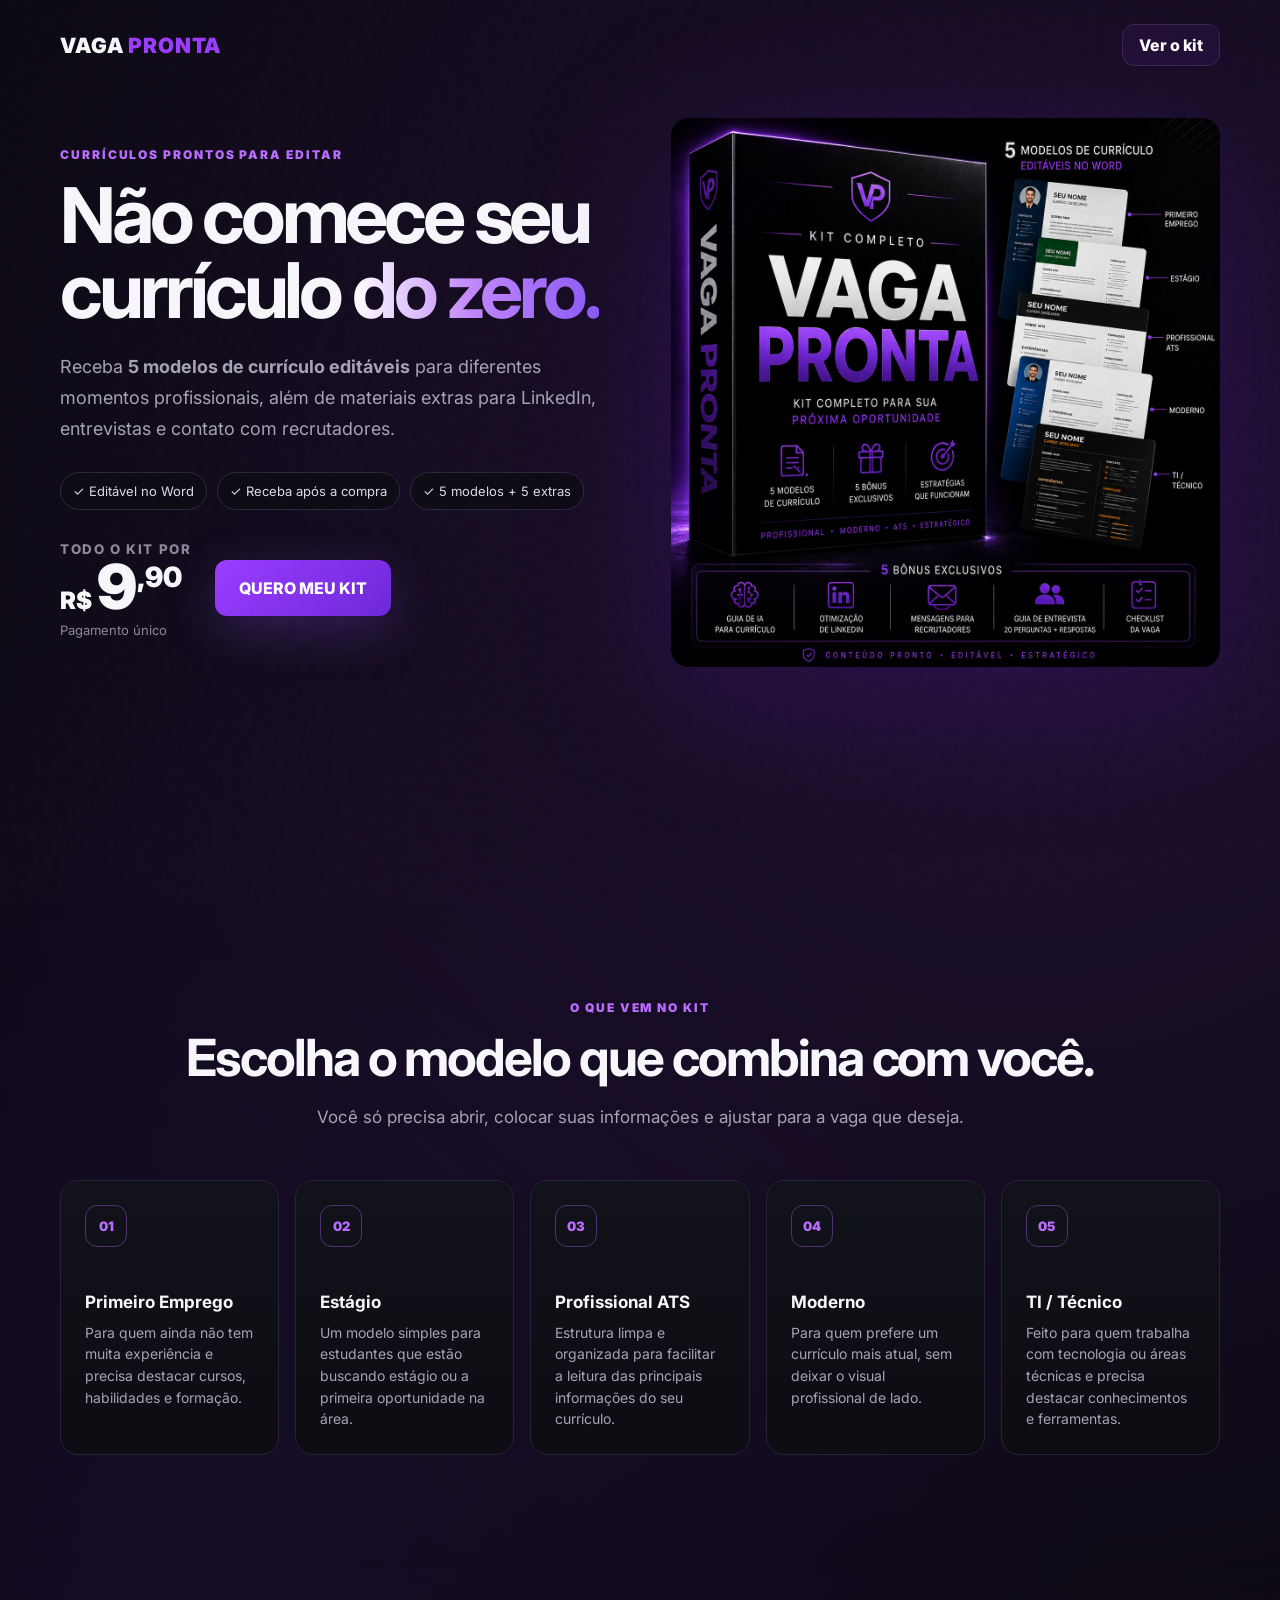
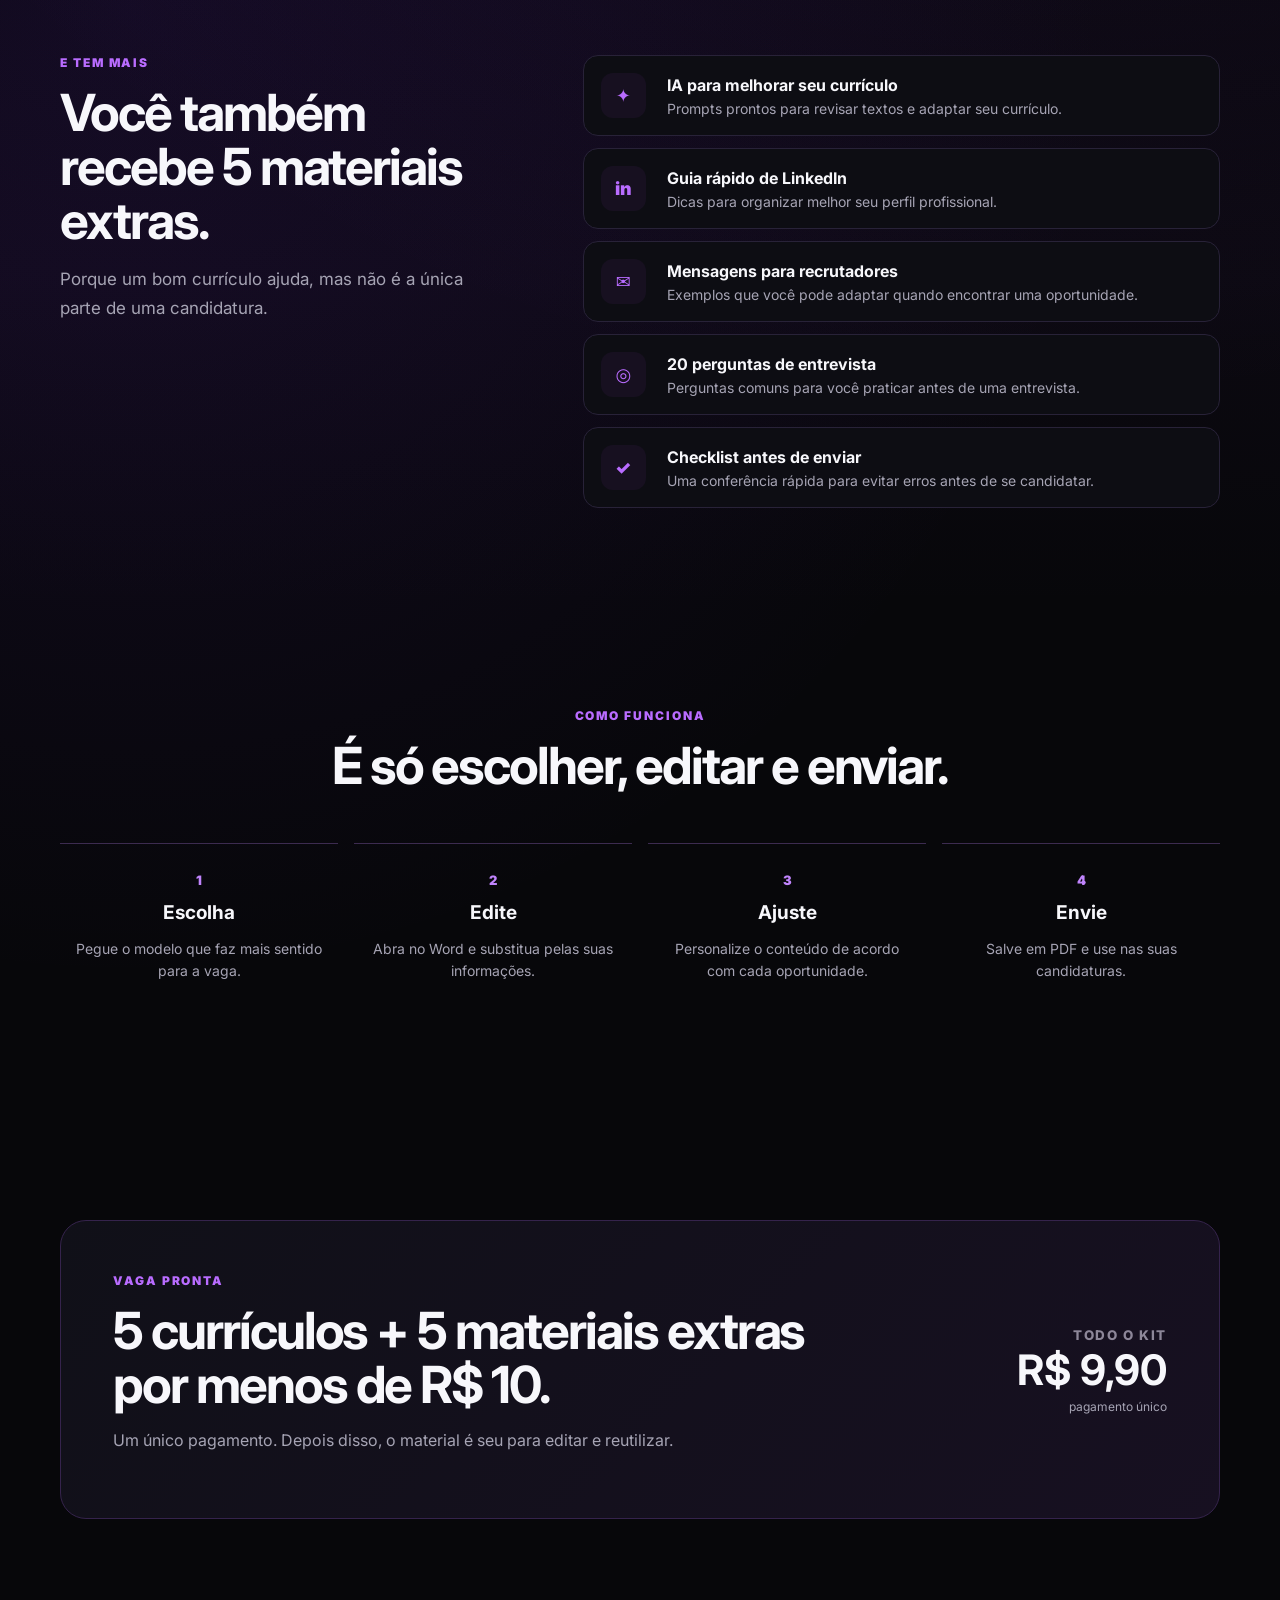
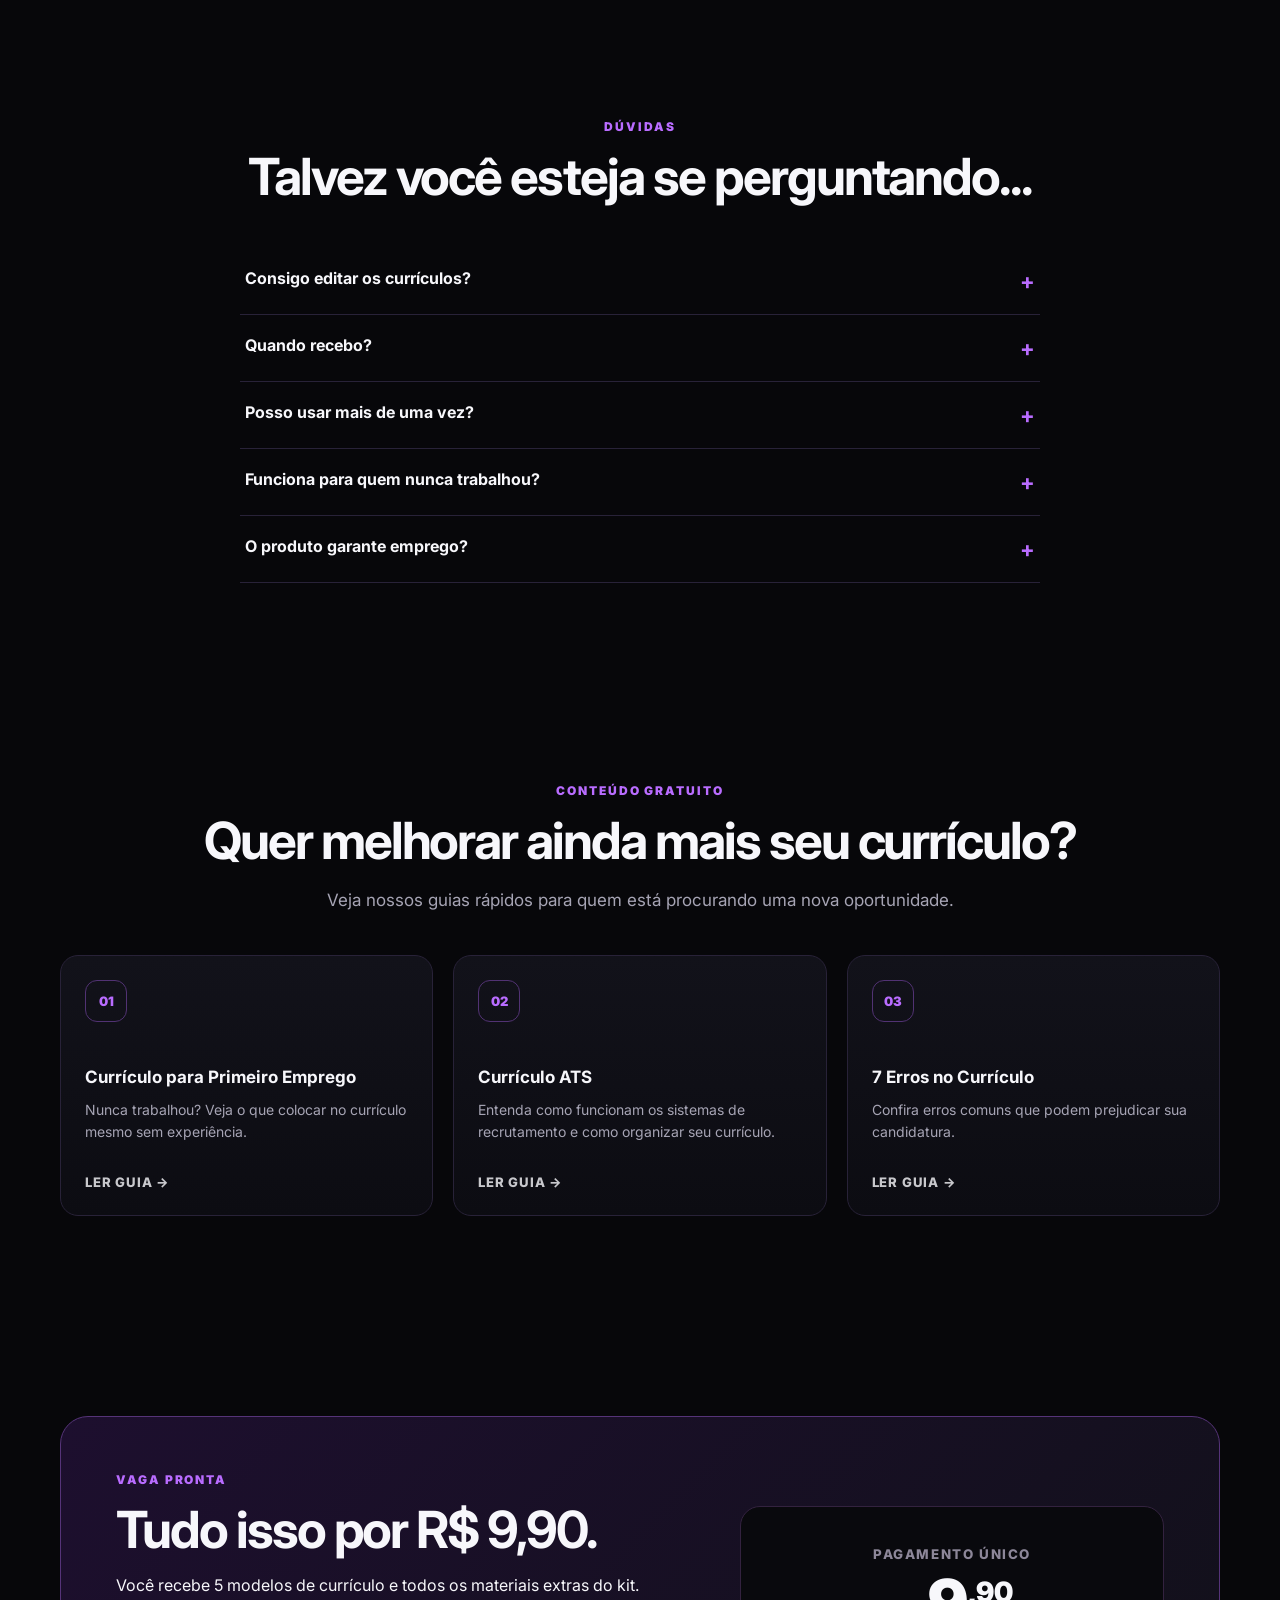
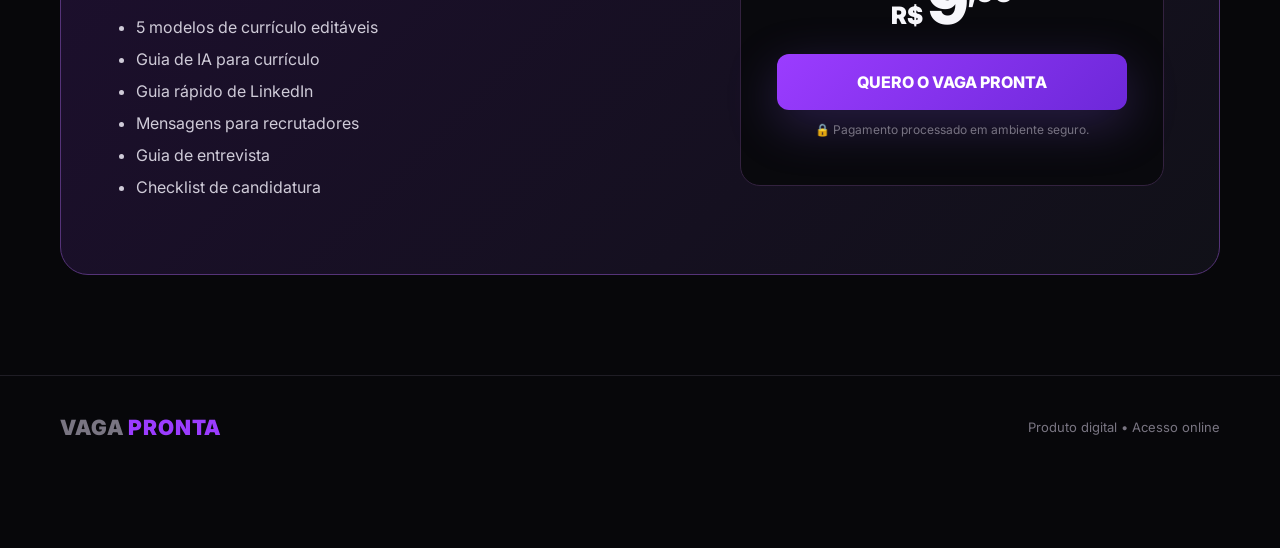
<file: index.html>
<!DOCTYPE html>
<html lang="pt-BR">
<head>
  <!-- Google tag (gtag.js) -->
<script async src="https://www.googletagmanager.com/gtag/js?id=G-YCX9WD8H9H"></script>
<script>
  window.dataLayer = window.dataLayer || [];
  function gtag(){dataLayer.push(arguments);}
  gtag('js', new Date());

  gtag('config', 'G-YCX9WD8H9H');
</script>
  <meta charset="UTF-8" />
  <meta name="viewport" content="width=device-width, initial-scale=1.0" />

  <meta
    name="description"
    content="Vaga Pronta: 5 modelos de currículo editáveis + materiais extras para LinkedIn, entrevistas e busca de emprego."
  />

  <title>Vaga Pronta — Currículos Profissionais por R$ 9,90</title>

  <link rel="preconnect" href="https://fonts.googleapis.com">
  <link rel="preconnect" href="https://fonts.gstatic.com" crossorigin>

  <link
    href="https://fonts.googleapis.com/css2?family=Inter:wght@400;500;600;700;800;900&display=swap"
    rel="stylesheet"
  >

  <link rel="stylesheet" href="style.css" />
</head>

<body>

  <div class="noise"></div>

  <!-- HERO -->
  <header class="hero">

    <nav class="nav container">
      <div class="brand">
        VAGA <span>PRONTA</span>
      </div>

      <a href="#oferta" class="nav-cta">
        Ver o kit
      </a>
    </nav>

    <div class="container hero-grid">

      <div class="hero-copy">

        <div class="eyebrow">
          CURRÍCULOS PRONTOS PARA EDITAR
        </div>

        <h1>
          Não comece seu currículo
          <span>do zero.</span>
        </h1>

        <p class="lead">
          Receba <strong>5 modelos de currículo editáveis</strong>
          para diferentes momentos profissionais, além de materiais
          extras para LinkedIn, entrevistas e contato com recrutadores.
        </p>

        <div class="hero-pills">
          <span>✓ Editável no Word</span>
          <span>✓ Receba após a compra</span>
          <span>✓ 5 modelos + 5 extras</span>
        </div>

        <div class="price-box">

          <div>
            <small>TODO O KIT POR</small>

            <div class="price">
              <span>R$</span>9<sup>,90</sup>
            </div>

            <p>Pagamento único</p>
          </div>

          <a
            class="cta primary"
            href="https://pay.kiwify.com.br/XGMGTLa"
            target="_blank"
            rel="noopener"
          >
            QUERO MEU KIT
          </a>

        </div>

      </div>

      <div class="hero-art">
        <div class="glow"></div>

        <img
          src="assets/vagapronta-cover.png"
          alt="Kit Vaga Pronta com modelos de currículo"
        />
      </div>

    </div>
  </header>


  <main>

    <!-- MODELOS -->
    <section class="section proof">

      <div class="container center">

        <div class="eyebrow">
          O QUE VEM NO KIT
        </div>

        <h2>
          Escolha o modelo que combina com você.
        </h2>

        <p class="section-sub">
          Você só precisa abrir, colocar suas informações e ajustar para a vaga que deseja.
        </p>

        <div class="cards five">

          <article class="card">
            <div class="icon">01</div>
            <h3>Primeiro Emprego</h3>
            <p>
              Para quem ainda não tem muita experiência e precisa destacar
              cursos, habilidades e formação.
            </p>
          </article>

          <article class="card">
            <div class="icon">02</div>
            <h3>Estágio</h3>
            <p>
              Um modelo simples para estudantes que estão buscando estágio
              ou a primeira oportunidade na área.
            </p>
          </article>

          <article class="card">
            <div class="icon">03</div>
            <h3>Profissional ATS</h3>
            <p>
              Estrutura limpa e organizada para facilitar a leitura das
              principais informações do seu currículo.
            </p>
          </article>

          <article class="card">
            <div class="icon">04</div>
            <h3>Moderno</h3>
            <p>
              Para quem prefere um currículo mais atual, sem deixar o
              visual profissional de lado.
            </p>
          </article>

          <article class="card">
            <div class="icon">05</div>
            <h3>TI / Técnico</h3>
            <p>
              Feito para quem trabalha com tecnologia ou áreas técnicas
              e precisa destacar conhecimentos e ferramentas.
            </p>
          </article>

        </div>

      </div>
    </section>


    <!-- BÔNUS -->
    <section class="section bonus">

      <div class="container bonus-grid">

        <div>

          <div class="eyebrow">
            E TEM MAIS
          </div>

          <h2>
            Você também recebe 5 materiais extras.
          </h2>

          <p class="section-sub">
            Porque um bom currículo ajuda, mas não é a única parte de uma candidatura.
          </p>

        </div>


        <div class="bonus-list">

          <div class="bonus-item">
            <span>✦</span>

            <div>
              <strong>IA para melhorar seu currículo</strong>
              <p>
                Prompts prontos para revisar textos e adaptar seu currículo.
              </p>
            </div>
          </div>


          <div class="bonus-item">
            <span>in</span>

            <div>
              <strong>Guia rápido de LinkedIn</strong>
              <p>
                Dicas para organizar melhor seu perfil profissional.
              </p>
            </div>
          </div>


          <div class="bonus-item">
            <span>✉</span>

            <div>
              <strong>Mensagens para recrutadores</strong>
              <p>
                Exemplos que você pode adaptar quando encontrar uma oportunidade.
              </p>
            </div>
          </div>


          <div class="bonus-item">
            <span>◎</span>

            <div>
              <strong>20 perguntas de entrevista</strong>
              <p>
                Perguntas comuns para você praticar antes de uma entrevista.
              </p>
            </div>
          </div>


          <div class="bonus-item">
            <span>✓</span>

            <div>
              <strong>Checklist antes de enviar</strong>
              <p>
                Uma conferência rápida para evitar erros antes de se candidatar.
              </p>
            </div>
          </div>

        </div>

      </div>

    </section>


    <!-- COMO FUNCIONA -->
    <section class="section how">

      <div class="container center">

        <div class="eyebrow">
          COMO FUNCIONA
        </div>

        <h2>
          É só escolher, editar e enviar.
        </h2>

        <div class="steps">

          <div class="step">
            <span>1</span>
            <h3>Escolha</h3>
            <p>
              Pegue o modelo que faz mais sentido para a vaga.
            </p>
          </div>


          <div class="step">
            <span>2</span>
            <h3>Edite</h3>
            <p>
              Abra no Word e substitua pelas suas informações.
            </p>
          </div>


          <div class="step">
            <span>3</span>
            <h3>Ajuste</h3>
            <p>
              Personalize o conteúdo de acordo com cada oportunidade.
            </p>
          </div>


          <div class="step">
            <span>4</span>
            <h3>Envie</h3>
            <p>
              Salve em PDF e use nas suas candidaturas.
            </p>
          </div>

        </div>

      </div>

    </section>


    <!-- DESTAQUE -->
    <section class="section highlight">

      <div class="container highlight-box">

        <div>

          <div class="eyebrow">
            VAGA PRONTA
          </div>

          <h2>
            5 currículos + 5 materiais extras<br>
            por menos de R$ 10.
          </h2>

          <p>
            Um único pagamento. Depois disso, o material é seu para editar e reutilizar.
          </p>

        </div>


        <div class="mini-price">

          <small>TODO O KIT</small>
          <strong>R$ 9,90</strong>
          <span>pagamento único</span>

        </div>

      </div>

    </section>


    <!-- FAQ -->
    <section class="section faq">

      <div class="container">

        <div class="center">

          <div class="eyebrow">
            DÚVIDAS
          </div>

          <h2>
            Talvez você esteja se perguntando...
          </h2>

        </div>


        <div class="faq-list">

          <details>
            <summary>
              Consigo editar os currículos?
            </summary>

            <p>
              Sim. Os modelos são preparados para edição no Microsoft Word.
            </p>
          </details>


          <details>
            <summary>
              Quando recebo?
            </summary>

            <p>
              O acesso é liberado pela plataforma após a confirmação do pagamento.
            </p>
          </details>


          <details>
            <summary>
              Posso usar mais de uma vez?
            </summary>

            <p>
              Sim. Você pode editar os arquivos novamente sempre que precisar
              atualizar seu currículo ou se candidatar a outra vaga.
            </p>
          </details>


          <details>
            <summary>
              Funciona para quem nunca trabalhou?
            </summary>

            <p>
              Sim. Existe um modelo específico para primeiro emprego,
              pensado para quem ainda possui pouca ou nenhuma experiência profissional.
            </p>
          </details>


          <details>
            <summary>
              O produto garante emprego?
            </summary>

            <p>
              Não. O kit ajuda na organização e apresentação do seu perfil,
              mas a contratação depende da vaga, da empresa e do processo seletivo.
            </p>
          </details>

        </div>

      </div>

    </section>


    <!-- GUIAS GRATUITOS -->
    <section class="section guides">

      <div class="container center">

        <div class="eyebrow">
          CONTEÚDO GRATUITO
        </div>

        <h2>
          Quer melhorar ainda mais seu currículo?
        </h2>

        <p class="section-sub">
          Veja nossos guias rápidos para quem está procurando uma nova oportunidade.
        </p>


        <div class="cards guides-grid">

          <a
            href="primeiro-emprego/"
            class="card guide-card"
          >

            <div class="icon">01</div>

            <h3>
              Currículo para Primeiro Emprego
            </h3>

            <p>
              Nunca trabalhou? Veja o que colocar no currículo mesmo sem experiência.
            </p>

            <span class="guide-link">
              LER GUIA →
            </span>

          </a>


          <a
            href="curriculo-ats/"
            class="card guide-card"
          >

            <div class="icon">02</div>

            <h3>
              Currículo ATS
            </h3>

            <p>
              Entenda como funcionam os sistemas de recrutamento
              e como organizar seu currículo.
            </p>

            <span class="guide-link">
              LER GUIA →
            </span>

          </a>


          <a
            href="erros-no-curriculo/"
            class="card guide-card"
          >

            <div class="icon">03</div>

            <h3>
              7 Erros no Currículo
            </h3>

            <p>
              Confira erros comuns que podem prejudicar sua candidatura.
            </p>

            <span class="guide-link">
              LER GUIA →
            </span>

          </a>

        </div>

      </div>

    </section>


    <!-- OFERTA FINAL -->
    <section
      id="oferta"
      class="section final-offer"
    >

      <div class="container offer-card">


        <div class="offer-copy">

          <div class="eyebrow">
            VAGA PRONTA
          </div>

          <h2>
            Tudo isso por R$ 9,90.
          </h2>

          <p>
            Você recebe 5 modelos de currículo e todos os materiais extras do kit.
          </p>

          <ul>
            <li>5 modelos de currículo editáveis</li>
            <li>Guia de IA para currículo</li>
            <li>Guia rápido de LinkedIn</li>
            <li>Mensagens para recrutadores</li>
            <li>Guia de entrevista</li>
            <li>Checklist de candidatura</li>
          </ul>

        </div>


        <div class="offer-buy">

          <small>PAGAMENTO ÚNICO</small>

          <div class="price">
            <span>R$</span>9<sup>,90</sup>
          </div>

          <a
            class="cta primary large"
            href="https://pay.kiwify.com.br/XGMGTLa"
            target="_blank"
            rel="noopener"
          >
            QUERO O VAGA PRONTA
          </a>

          <p class="safe">
            🔒 Pagamento processado em ambiente seguro.
          </p>

        </div>

      </div>

    </section>

  </main>


  <!-- FOOTER -->
  <footer>

    <div class="container footer-inner">

      <div class="brand">
        VAGA <span>PRONTA</span>
      </div>

      <p>
        Produto digital • Acesso online
      </p>

    </div>

  </footer>


  <!-- BARRA MOBILE -->
  <div class="mobile-bar">

    <div>
      <small>TODO O KIT</small>
      <strong>R$ 9,90</strong>
    </div>

    <a
      href="https://pay.kiwify.com.br/XGMGTLa"
      target="_blank"
      rel="noopener"
    >
      COMPRAR
    </a>

  </div>


  <script src="script.js"></script>

</body>
</html>
</file>
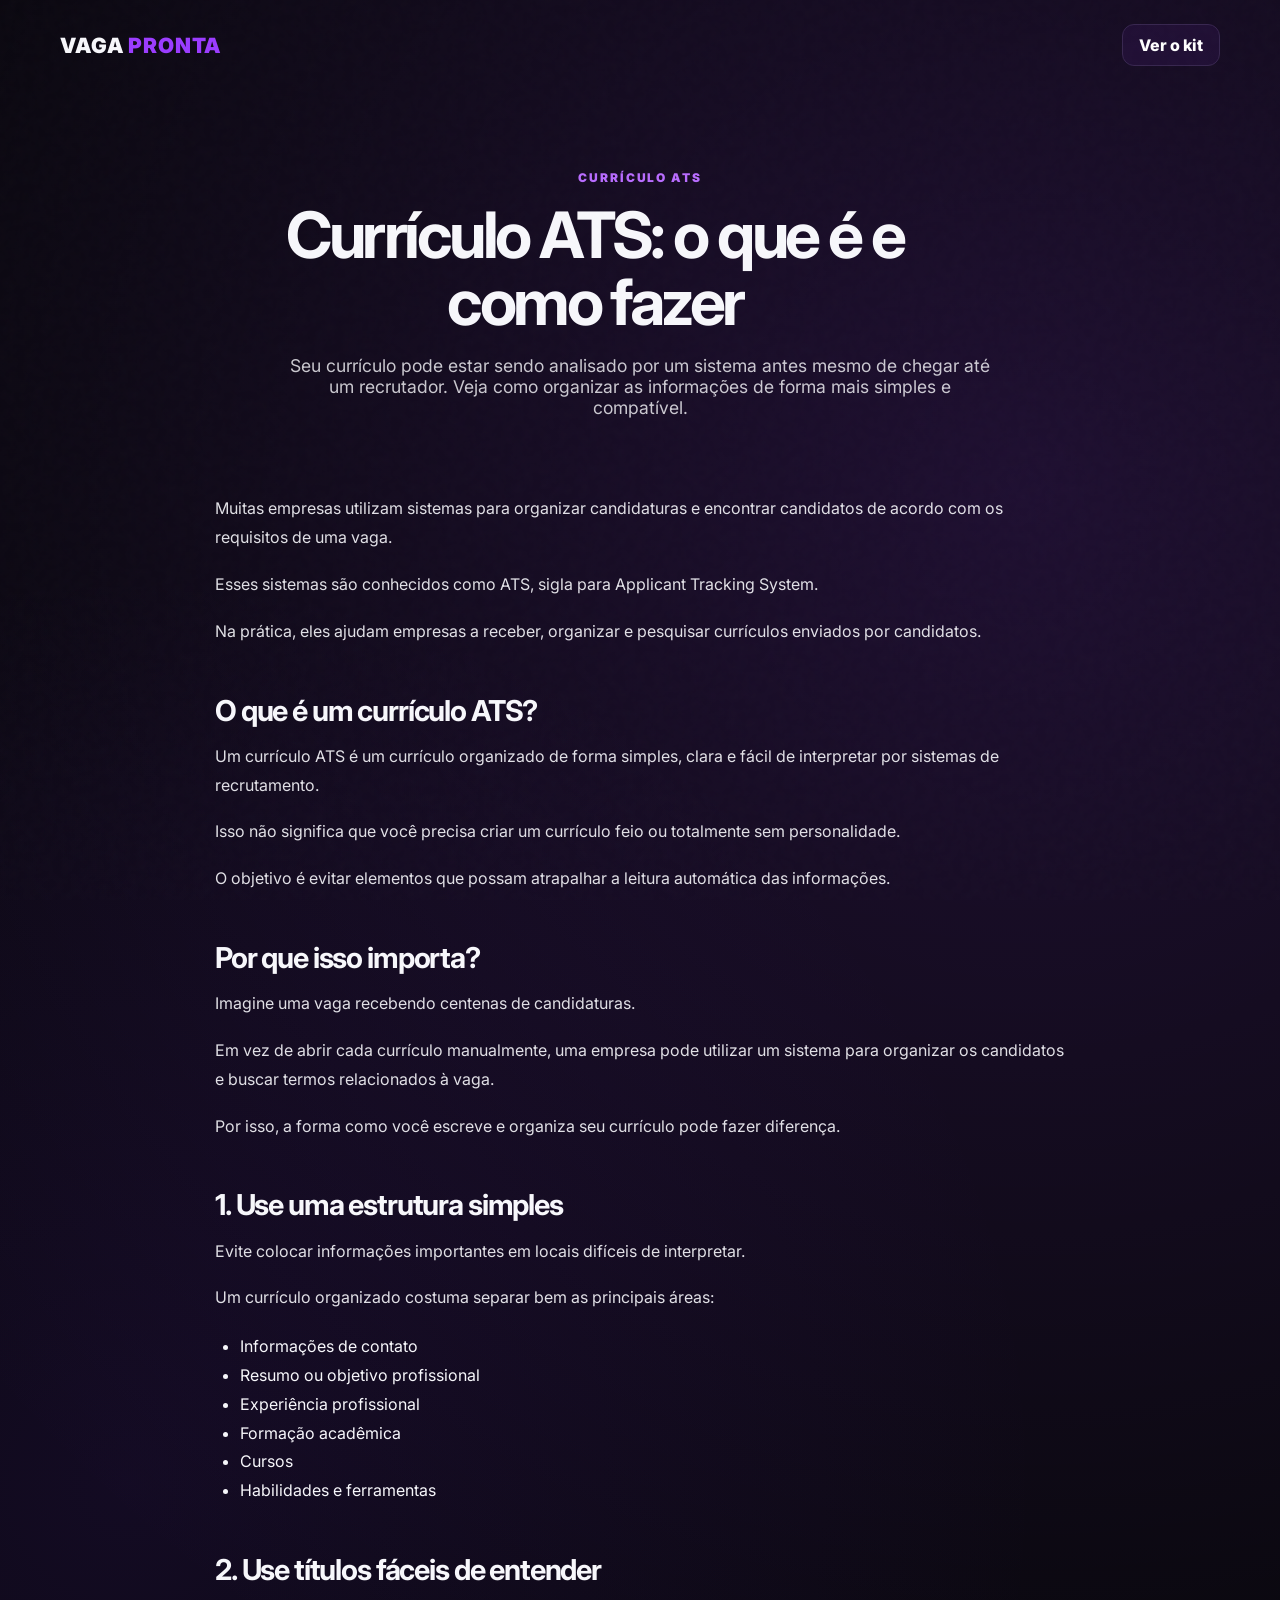
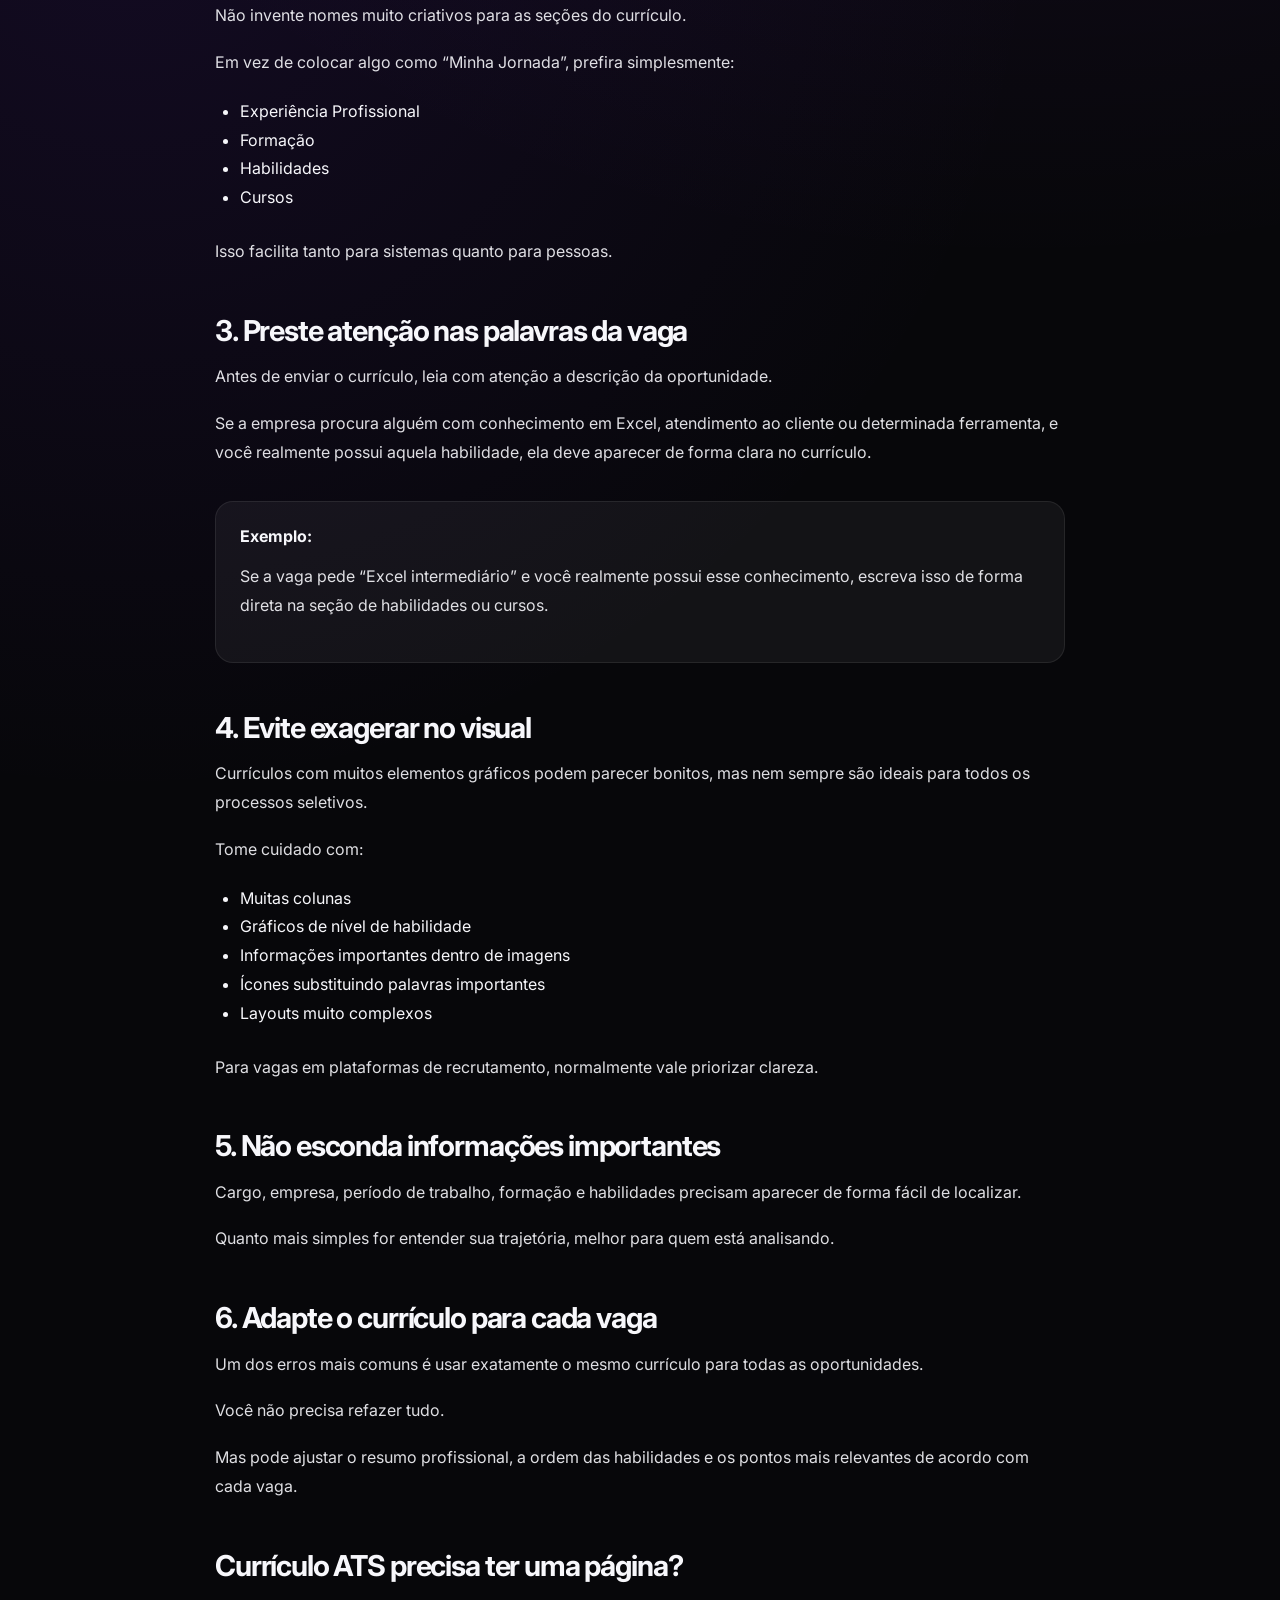
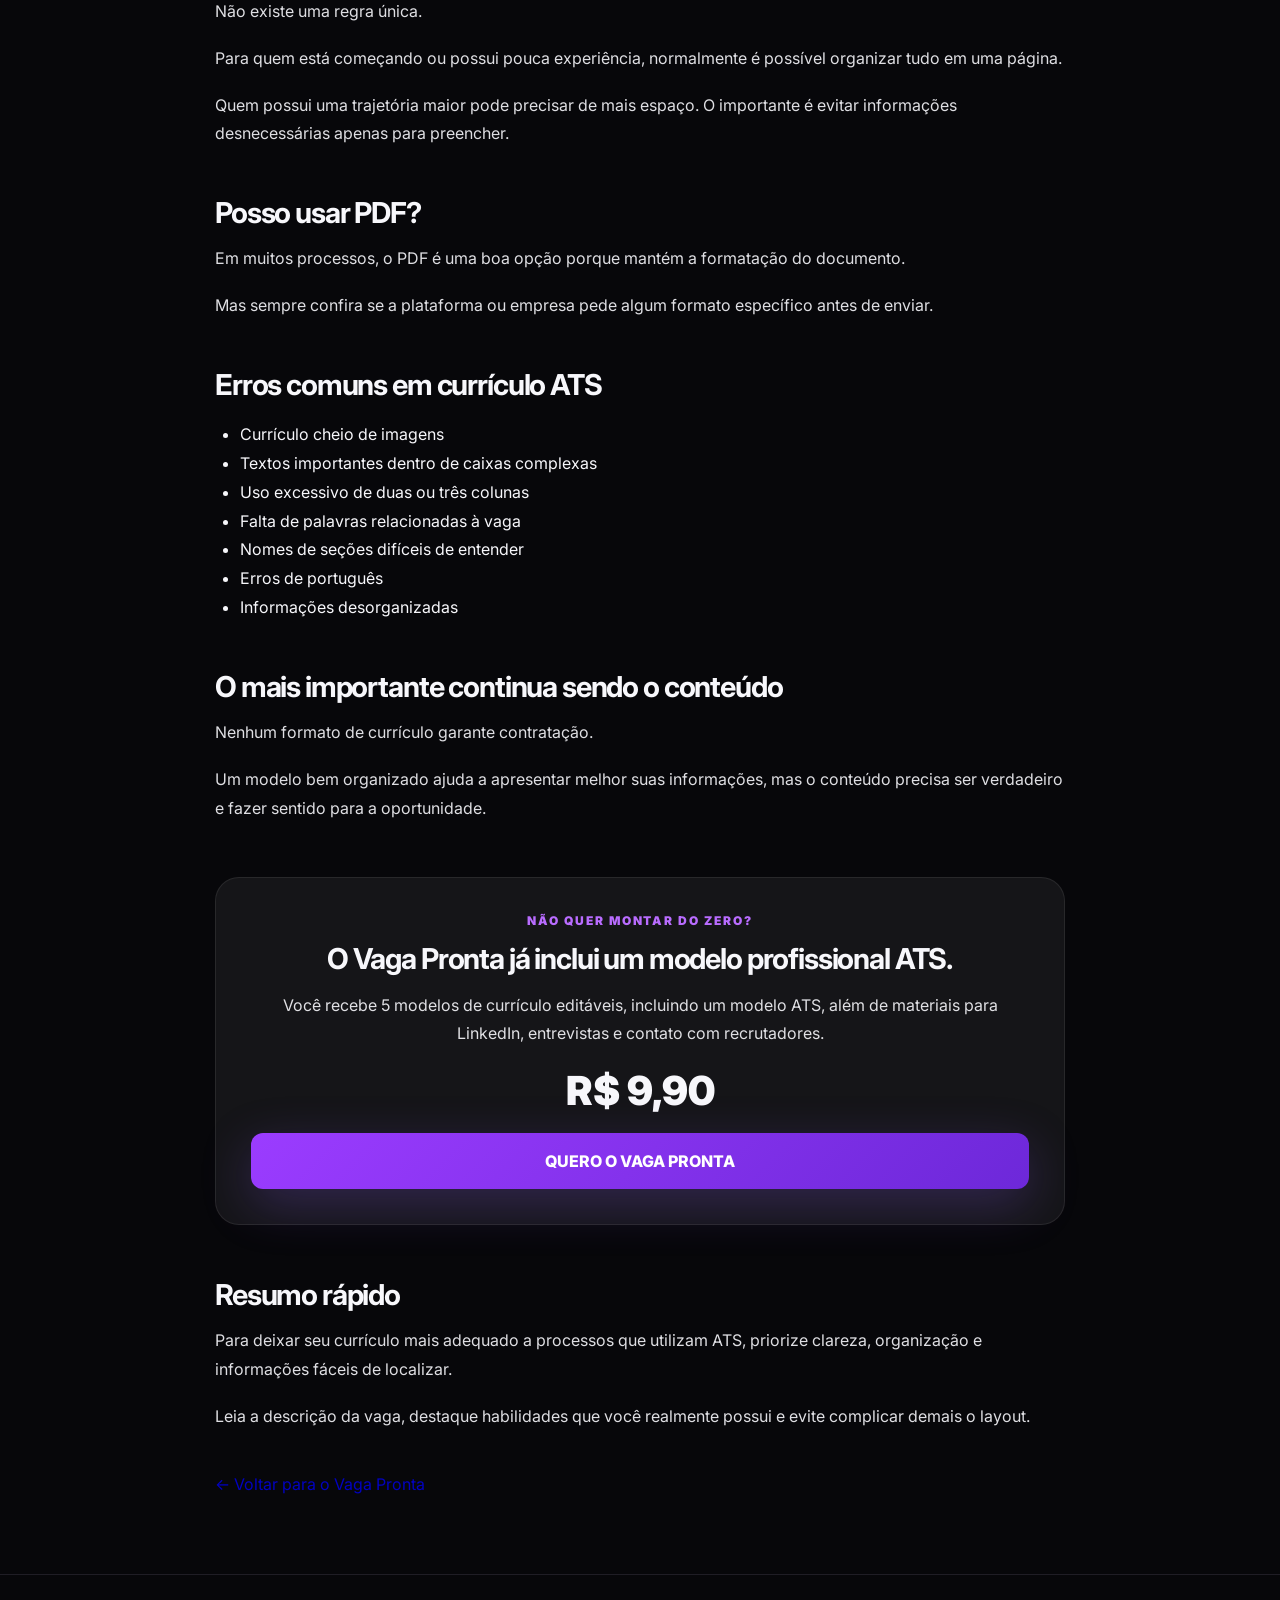
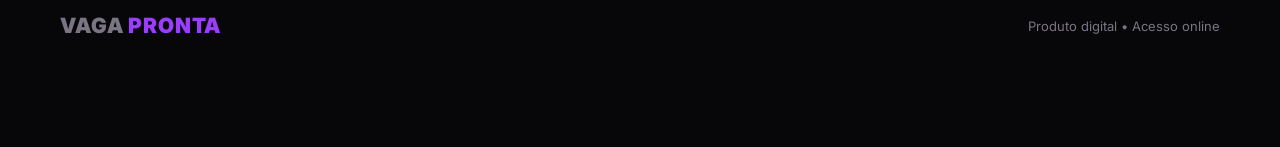
<file: curriculo-ats/index.html>
<!DOCTYPE html>
<html lang="pt-BR">
<head>
  <meta charset="UTF-8" />
  <meta name="viewport" content="width=device-width, initial-scale=1.0" />

  <meta
    name="description"
    content="Entenda o que é currículo ATS, como montar um currículo compatível com sistemas de recrutamento e quais erros evitar."
  />

  <title>Currículo ATS: O Que É e Como Fazer | Vaga Pronta</title>

  <link rel="preconnect" href="https://fonts.googleapis.com">
  <link rel="preconnect" href="https://fonts.gstatic.com" crossorigin>

  <link
    href="https://fonts.googleapis.com/css2?family=Inter:wght@400;500;600;700;800;900&display=swap"
    rel="stylesheet"
  >

  <link rel="stylesheet" href="../style.css" />

  <style>
    .article-wrap {
      max-width: 850px;
      margin: 0 auto;
    }

    .article-header {
      padding: 80px 0 40px;
      text-align: center;
    }

    .article-header h1 {
      font-size: clamp(2.2rem, 5vw, 4rem);
      line-height: 1.05;
      margin-bottom: 20px;
    }

    .article-header p {
      font-size: 1.1rem;
      opacity: 0.8;
      max-width: 700px;
      margin: 0 auto;
    }

    .article-content {
      padding: 20px 0 80px;
    }

    .article-content h2 {
      margin-top: 50px;
      margin-bottom: 15px;
      font-size: 1.8rem;
    }

    .article-content h3 {
      margin-top: 30px;
      margin-bottom: 10px;
      font-size: 1.3rem;
    }

    .article-content p {
      line-height: 1.8;
      margin-bottom: 18px;
      opacity: 0.9;
    }

    .article-content ul {
      line-height: 1.8;
      margin: 20px 0 25px;
      padding-left: 25px;
    }

    .tip-box {
      margin: 35px 0;
      padding: 24px;
      border-radius: 18px;
      background: rgba(255, 255, 255, 0.05);
      border: 1px solid rgba(255, 255, 255, 0.08);
    }

    .cta-box {
      margin: 55px 0;
      padding: 35px;
      border-radius: 24px;
      text-align: center;
      background: rgba(255, 255, 255, 0.06);
      border: 1px solid rgba(255, 255, 255, 0.08);
    }

    .cta-box h2 {
      margin-top: 0;
    }

    .cta-box .price-highlight {
      font-size: 2.5rem;
      font-weight: 900;
      margin: 18px 0;
    }

    .back-link {
      display: inline-block;
      margin-top: 25px;
      text-decoration: none;
      opacity: 0.8;
    }
  </style>
</head>

<body>

  <div class="noise"></div>

  <nav class="nav container">
    <div class="brand">
      VAGA <span>PRONTA</span>
    </div>

    <a href="../index.html#oferta" class="nav-cta">
      Ver o kit
    </a>
  </nav>

  <main>

    <section class="article-header">

      <div class="container article-wrap">

        <div class="eyebrow">
          CURRÍCULO ATS
        </div>

        <h1>
          Currículo ATS: o que é e como fazer
        </h1>

        <p>
          Seu currículo pode estar sendo analisado por um sistema
          antes mesmo de chegar até um recrutador.
          Veja como organizar as informações de forma mais simples e compatível.
        </p>

      </div>

    </section>


    <section class="article-content">

      <div class="container article-wrap">

        <p>
          Muitas empresas utilizam sistemas para organizar candidaturas
          e encontrar candidatos de acordo com os requisitos de uma vaga.
        </p>

        <p>
          Esses sistemas são conhecidos como ATS,
          sigla para Applicant Tracking System.
        </p>

        <p>
          Na prática, eles ajudam empresas a receber,
          organizar e pesquisar currículos enviados por candidatos.
        </p>


        <h2>O que é um currículo ATS?</h2>

        <p>
          Um currículo ATS é um currículo organizado de forma simples,
          clara e fácil de interpretar por sistemas de recrutamento.
        </p>

        <p>
          Isso não significa que você precisa criar um currículo feio
          ou totalmente sem personalidade.
        </p>

        <p>
          O objetivo é evitar elementos que possam atrapalhar
          a leitura automática das informações.
        </p>


        <h2>Por que isso importa?</h2>

        <p>
          Imagine uma vaga recebendo centenas de candidaturas.
        </p>

        <p>
          Em vez de abrir cada currículo manualmente,
          uma empresa pode utilizar um sistema para organizar os candidatos
          e buscar termos relacionados à vaga.
        </p>

        <p>
          Por isso, a forma como você escreve e organiza seu currículo
          pode fazer diferença.
        </p>


        <h2>1. Use uma estrutura simples</h2>

        <p>
          Evite colocar informações importantes em locais difíceis de interpretar.
        </p>

        <p>
          Um currículo organizado costuma separar bem as principais áreas:
        </p>

        <ul>
          <li>Informações de contato</li>
          <li>Resumo ou objetivo profissional</li>
          <li>Experiência profissional</li>
          <li>Formação acadêmica</li>
          <li>Cursos</li>
          <li>Habilidades e ferramentas</li>
        </ul>


        <h2>2. Use títulos fáceis de entender</h2>

        <p>
          Não invente nomes muito criativos para as seções do currículo.
        </p>

        <p>
          Em vez de colocar algo como “Minha Jornada”,
          prefira simplesmente:
        </p>

        <ul>
          <li>Experiência Profissional</li>
          <li>Formação</li>
          <li>Habilidades</li>
          <li>Cursos</li>
        </ul>

        <p>
          Isso facilita tanto para sistemas quanto para pessoas.
        </p>


        <h2>3. Preste atenção nas palavras da vaga</h2>

        <p>
          Antes de enviar o currículo,
          leia com atenção a descrição da oportunidade.
        </p>

        <p>
          Se a empresa procura alguém com conhecimento em Excel,
          atendimento ao cliente ou determinada ferramenta,
          e você realmente possui aquela habilidade,
          ela deve aparecer de forma clara no currículo.
        </p>

        <div class="tip-box">

          <strong>Exemplo:</strong>

          <p>
            Se a vaga pede “Excel intermediário”
            e você realmente possui esse conhecimento,
            escreva isso de forma direta na seção de habilidades ou cursos.
          </p>

        </div>


        <h2>4. Evite exagerar no visual</h2>

        <p>
          Currículos com muitos elementos gráficos podem parecer bonitos,
          mas nem sempre são ideais para todos os processos seletivos.
        </p>

        <p>
          Tome cuidado com:
        </p>

        <ul>
          <li>Muitas colunas</li>
          <li>Gráficos de nível de habilidade</li>
          <li>Informações importantes dentro de imagens</li>
          <li>Ícones substituindo palavras importantes</li>
          <li>Layouts muito complexos</li>
        </ul>

        <p>
          Para vagas em plataformas de recrutamento,
          normalmente vale priorizar clareza.
        </p>


        <h2>5. Não esconda informações importantes</h2>

        <p>
          Cargo, empresa, período de trabalho,
          formação e habilidades precisam aparecer de forma fácil de localizar.
        </p>

        <p>
          Quanto mais simples for entender sua trajetória,
          melhor para quem está analisando.
        </p>


        <h2>6. Adapte o currículo para cada vaga</h2>

        <p>
          Um dos erros mais comuns é usar exatamente o mesmo currículo
          para todas as oportunidades.
        </p>

        <p>
          Você não precisa refazer tudo.
        </p>

        <p>
          Mas pode ajustar o resumo profissional,
          a ordem das habilidades e os pontos mais relevantes
          de acordo com cada vaga.
        </p>


        <h2>Currículo ATS precisa ter uma página?</h2>

        <p>
          Não existe uma regra única.
        </p>

        <p>
          Para quem está começando ou possui pouca experiência,
          normalmente é possível organizar tudo em uma página.
        </p>

        <p>
          Quem possui uma trajetória maior pode precisar de mais espaço.
          O importante é evitar informações desnecessárias apenas para preencher.
        </p>


        <h2>Posso usar PDF?</h2>

        <p>
          Em muitos processos, o PDF é uma boa opção porque mantém
          a formatação do documento.
        </p>

        <p>
          Mas sempre confira se a plataforma ou empresa pede
          algum formato específico antes de enviar.
        </p>


        <h2>Erros comuns em currículo ATS</h2>

        <ul>
          <li>Currículo cheio de imagens</li>
          <li>Textos importantes dentro de caixas complexas</li>
          <li>Uso excessivo de duas ou três colunas</li>
          <li>Falta de palavras relacionadas à vaga</li>
          <li>Nomes de seções difíceis de entender</li>
          <li>Erros de português</li>
          <li>Informações desorganizadas</li>
        </ul>


        <h2>O mais importante continua sendo o conteúdo</h2>

        <p>
          Nenhum formato de currículo garante contratação.
        </p>

        <p>
          Um modelo bem organizado ajuda a apresentar melhor suas informações,
          mas o conteúdo precisa ser verdadeiro e fazer sentido para a oportunidade.
        </p>


        <div class="cta-box">

          <div class="eyebrow">
            NÃO QUER MONTAR DO ZERO?
          </div>

          <h2>
            O Vaga Pronta já inclui um modelo profissional ATS.
          </h2>

          <p>
            Você recebe 5 modelos de currículo editáveis,
            incluindo um modelo ATS,
            além de materiais para LinkedIn,
            entrevistas e contato com recrutadores.
          </p>

          <div class="price-highlight">
            R$ 9,90
          </div>

          <a
            href="https://pay.kiwify.com.br/XGMGTLa"
            target="_blank"
            rel="noopener"
            class="cta primary large"
          >
            QUERO O VAGA PRONTA
          </a>

        </div>


        <h2>Resumo rápido</h2>

        <p>
          Para deixar seu currículo mais adequado a processos que utilizam ATS,
          priorize clareza, organização e informações fáceis de localizar.
        </p>

        <p>
          Leia a descrição da vaga,
          destaque habilidades que você realmente possui
          e evite complicar demais o layout.
        </p>


        <a href="../index.html" class="back-link">
          ← Voltar para o Vaga Pronta
        </a>

      </div>

    </section>

  </main>


  <footer>

    <div class="container footer-inner">

      <div class="brand">
        VAGA <span>PRONTA</span>
      </div>

      <p>
        Produto digital • Acesso online
      </p>

    </div>

  </footer>

</body>
</html>
</file>
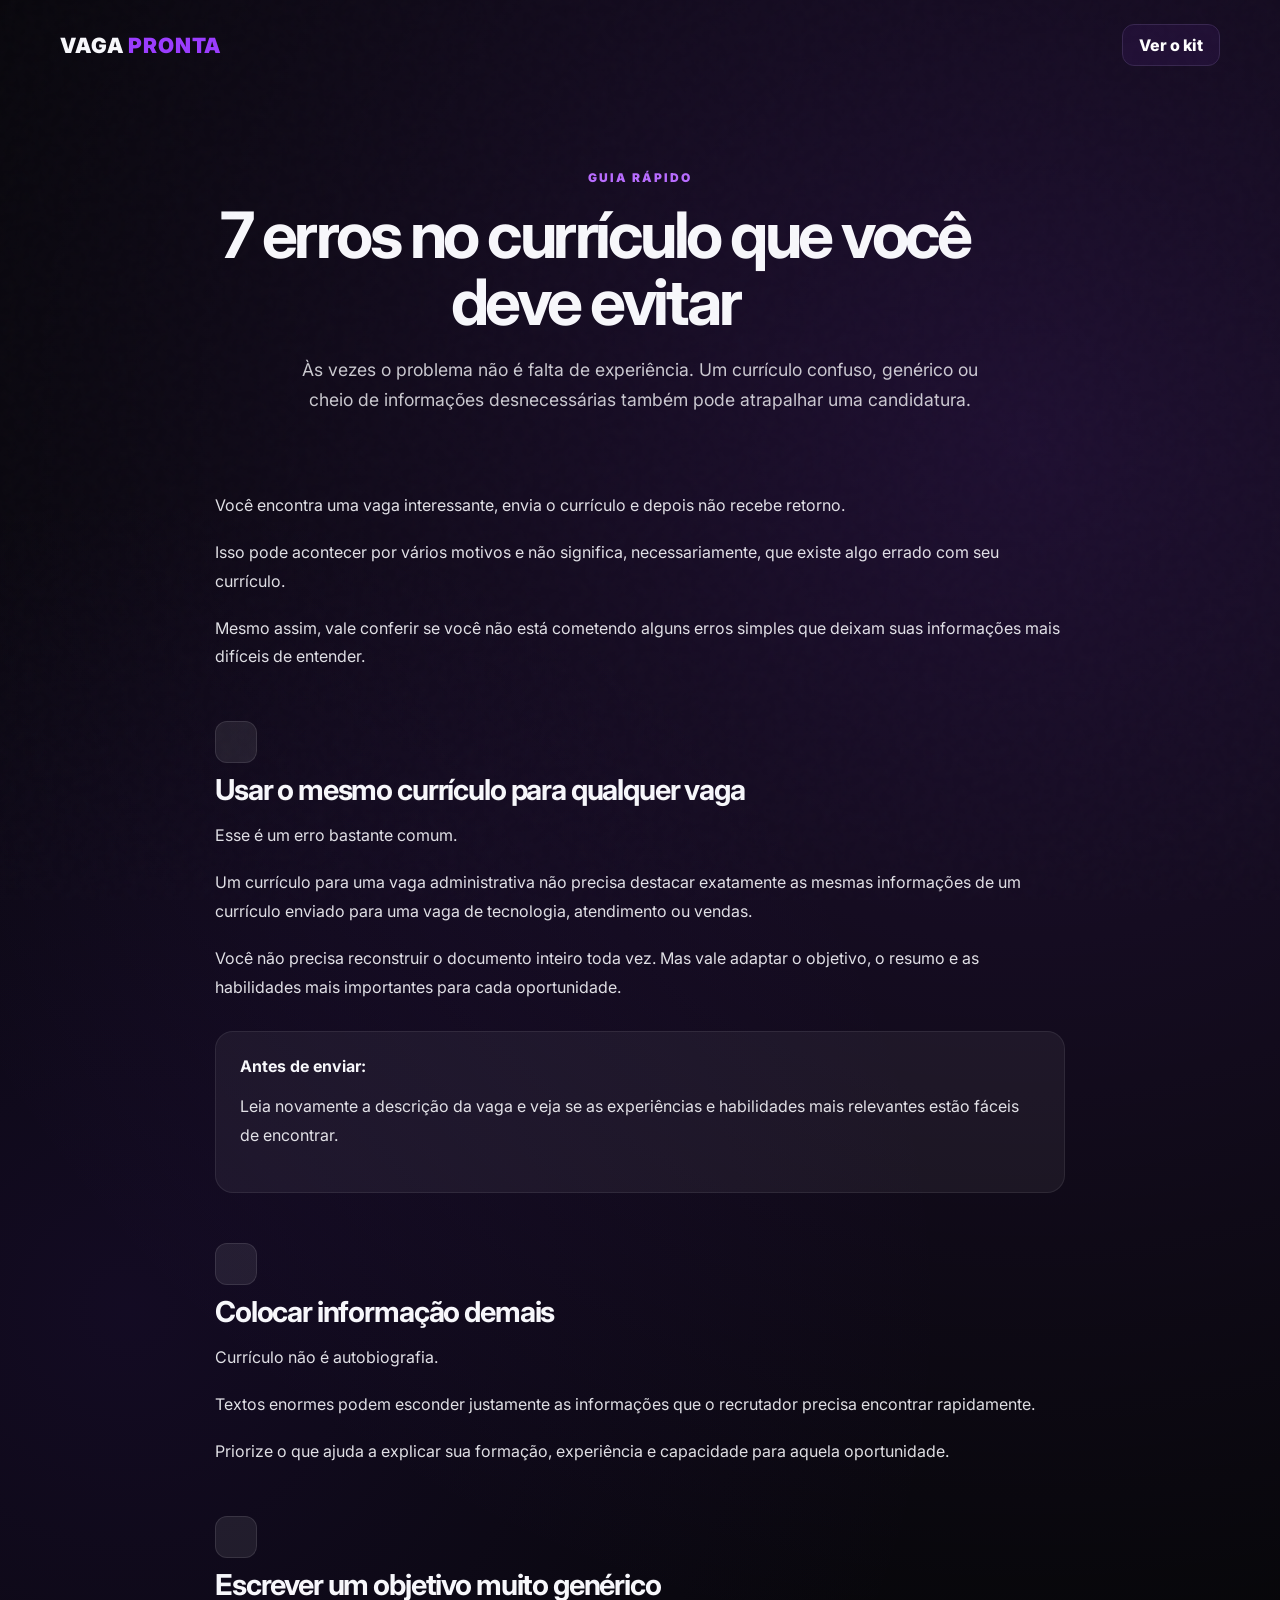
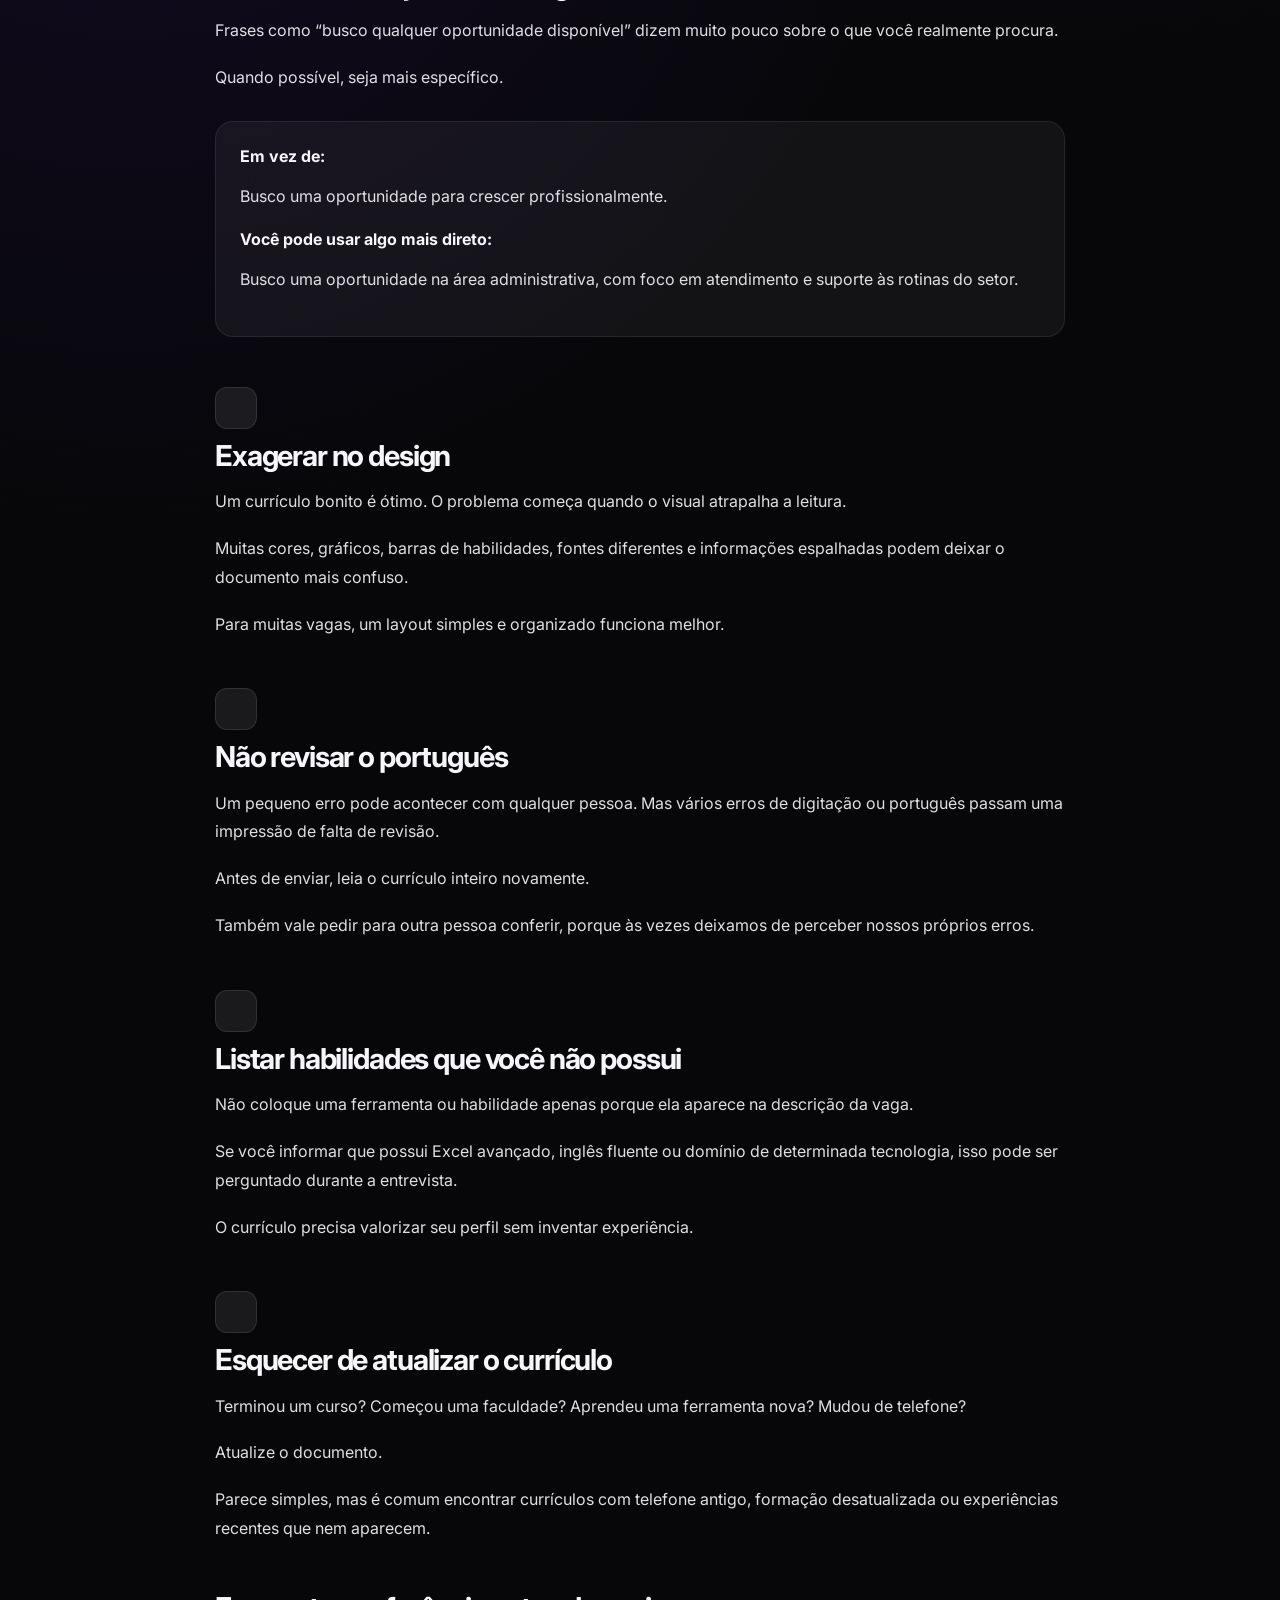
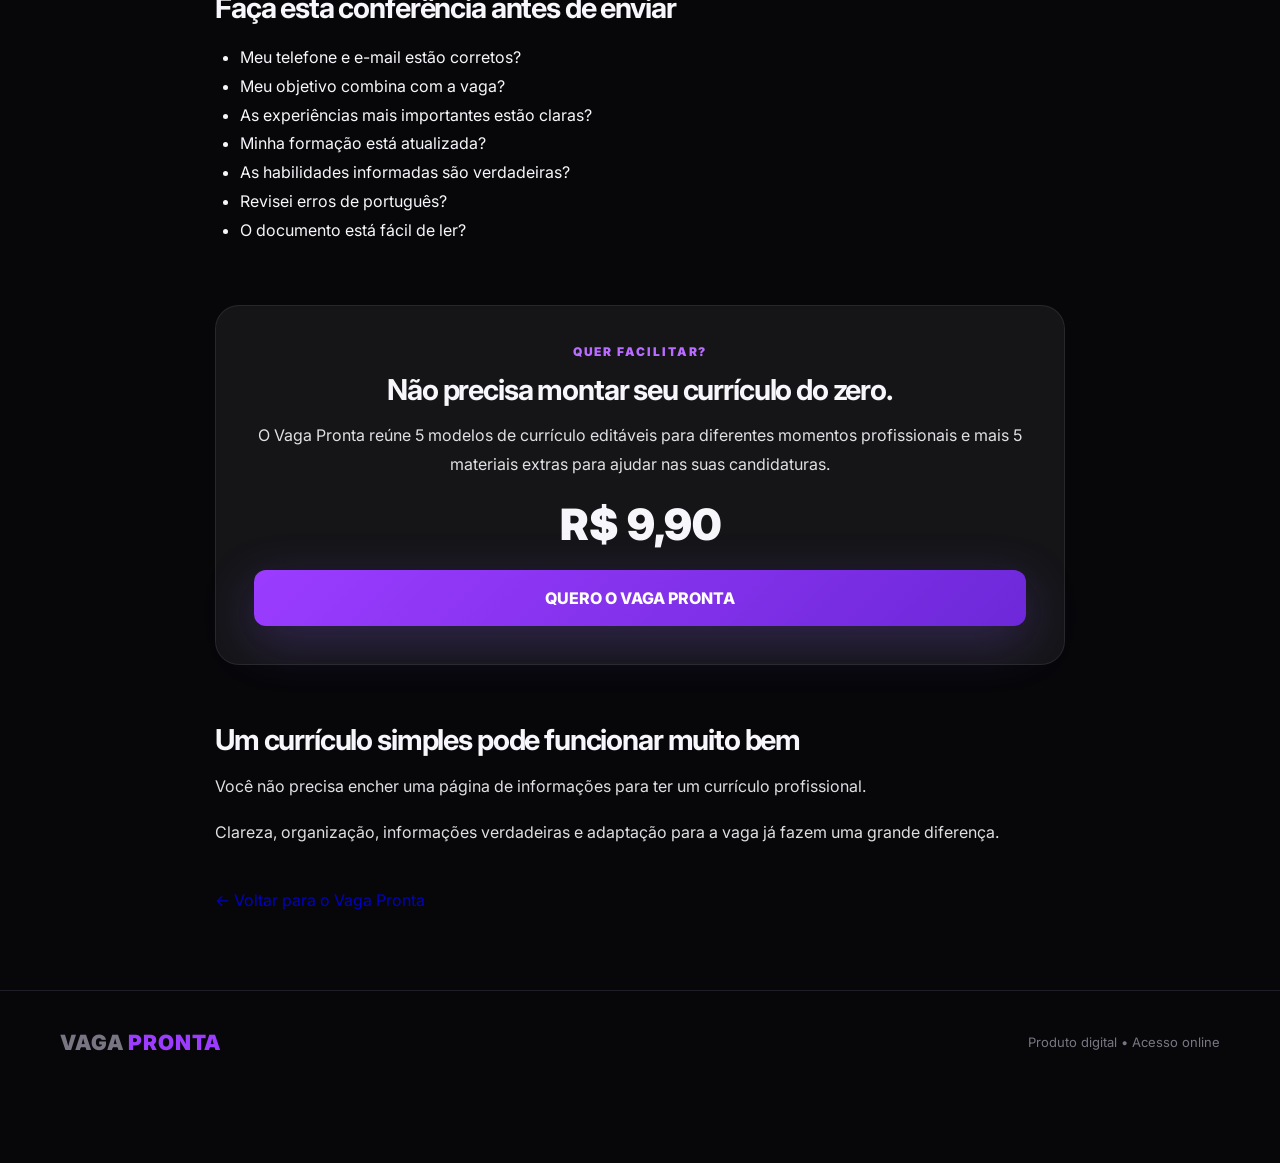
<file: erros-no-curriculo/index.html>
<!DOCTYPE html>
<html lang="pt-BR">
<head>
  <meta charset="UTF-8" />
  <meta name="viewport" content="width=device-width, initial-scale=1.0" />

  <meta name="description"
    content="Conheça 7 erros comuns no currículo que podem prejudicar sua candidatura e veja como deixar seu currículo mais claro e profissional."
  />

  <title>7 Erros no Currículo que Você Deve Evitar | Vaga Pronta</title>

  <link rel="preconnect" href="https://fonts.googleapis.com">
  <link rel="preconnect" href="https://fonts.gstatic.com" crossorigin>

  <link href="https://fonts.googleapis.com/css2?family=Inter:wght@400;500;600;700;800;900&display=swap"
    rel="stylesheet">

  <link rel="stylesheet" href="../style.css" />

  <style>
    .article-wrap {
      max-width: 850px;
      margin: 0 auto;
    }

    .article-header {
      padding: 80px 0 40px;
      text-align: center;
    }

    .article-header h1 {
      font-size: clamp(2.2rem, 5vw, 4rem);
      line-height: 1.05;
      margin-bottom: 20px;
    }

    .article-header p {
      font-size: 1.1rem;
      opacity: .8;
      max-width: 700px;
      margin: 0 auto;
      line-height: 1.7;
    }

    .article-content {
      padding: 20px 0 80px;
    }

    .article-content h2 {
      margin-top: 50px;
      margin-bottom: 15px;
      font-size: 1.8rem;
    }

    .article-content p {
      line-height: 1.8;
      margin-bottom: 18px;
      opacity: .9;
    }

    .article-content ul {
      line-height: 1.8;
      margin: 20px 0 25px;
      padding-left: 25px;
    }

    .error-number {
      display: inline-flex;
      align-items: center;
      justify-content: center;
      width: 42px;
      height: 42px;
      border-radius: 12px;
      font-weight: 900;
      margin-bottom: 12px;
      background: rgba(255,255,255,.08);
      border: 1px solid rgba(255,255,255,.1);
    }

    .tip-box {
      margin: 30px 0;
      padding: 24px;
      border-radius: 18px;
      background: rgba(255,255,255,.05);
      border: 1px solid rgba(255,255,255,.08);
    }

    .cta-box {
      margin: 60px 0;
      padding: 38px;
      border-radius: 24px;
      text-align: center;
      background: rgba(255,255,255,.06);
      border: 1px solid rgba(255,255,255,.08);
    }

    .cta-box h2 {
      margin-top: 10px;
    }

    .price-highlight {
      font-size: 2.7rem;
      font-weight: 900;
      margin: 20px 0;
    }

    .back-link {
      display: inline-block;
      margin-top: 25px;
      text-decoration: none;
      opacity: .8;
    }
  </style>
</head>

<body>

  <div class="noise"></div>

  <nav class="nav container">
    <div class="brand">
      VAGA <span>PRONTA</span>
    </div>

    <a href="../index.html#oferta" class="nav-cta">
      Ver o kit
    </a>
  </nav>


  <main>

    <section class="article-header">

      <div class="container article-wrap">

        <div class="eyebrow">
          GUIA RÁPIDO
        </div>

        <h1>
          7 erros no currículo que você deve evitar
        </h1>

        <p>
          Às vezes o problema não é falta de experiência.
          Um currículo confuso, genérico ou cheio de informações
          desnecessárias também pode atrapalhar uma candidatura.
        </p>

      </div>

    </section>


    <section class="article-content">

      <div class="container article-wrap">

        <p>
          Você encontra uma vaga interessante, envia o currículo
          e depois não recebe retorno.
        </p>

        <p>
          Isso pode acontecer por vários motivos e não significa,
          necessariamente, que existe algo errado com seu currículo.
        </p>

        <p>
          Mesmo assim, vale conferir se você não está cometendo
          alguns erros simples que deixam suas informações mais difíceis
          de entender.
        </p>


        <h2>
          <span class="error-number">1</span><br>
          Usar o mesmo currículo para qualquer vaga
        </h2>

        <p>
          Esse é um erro bastante comum.
        </p>

        <p>
          Um currículo para uma vaga administrativa não precisa destacar
          exatamente as mesmas informações de um currículo enviado para
          uma vaga de tecnologia, atendimento ou vendas.
        </p>

        <p>
          Você não precisa reconstruir o documento inteiro toda vez.
          Mas vale adaptar o objetivo, o resumo e as habilidades
          mais importantes para cada oportunidade.
        </p>

        <div class="tip-box">
          <strong>Antes de enviar:</strong>
          <p>
            Leia novamente a descrição da vaga e veja se as experiências
            e habilidades mais relevantes estão fáceis de encontrar.
          </p>
        </div>


        <h2>
          <span class="error-number">2</span><br>
          Colocar informação demais
        </h2>

        <p>
          Currículo não é autobiografia.
        </p>

        <p>
          Textos enormes podem esconder justamente as informações
          que o recrutador precisa encontrar rapidamente.
        </p>

        <p>
          Priorize o que ajuda a explicar sua formação,
          experiência e capacidade para aquela oportunidade.
        </p>


        <h2>
          <span class="error-number">3</span><br>
          Escrever um objetivo muito genérico
        </h2>

        <p>
          Frases como “busco qualquer oportunidade disponível”
          dizem muito pouco sobre o que você realmente procura.
        </p>

        <p>
          Quando possível, seja mais específico.
        </p>

        <div class="tip-box">

          <strong>Em vez de:</strong>

          <p>
            Busco uma oportunidade para crescer profissionalmente.
          </p>

          <strong>Você pode usar algo mais direto:</strong>

          <p>
            Busco uma oportunidade na área administrativa,
            com foco em atendimento e suporte às rotinas do setor.
          </p>

        </div>


        <h2>
          <span class="error-number">4</span><br>
          Exagerar no design
        </h2>

        <p>
          Um currículo bonito é ótimo.
          O problema começa quando o visual atrapalha a leitura.
        </p>

        <p>
          Muitas cores, gráficos, barras de habilidades,
          fontes diferentes e informações espalhadas podem deixar
          o documento mais confuso.
        </p>

        <p>
          Para muitas vagas, um layout simples e organizado
          funciona melhor.
        </p>


        <h2>
          <span class="error-number">5</span><br>
          Não revisar o português
        </h2>

        <p>
          Um pequeno erro pode acontecer com qualquer pessoa.
          Mas vários erros de digitação ou português passam uma impressão
          de falta de revisão.
        </p>

        <p>
          Antes de enviar, leia o currículo inteiro novamente.
        </p>

        <p>
          Também vale pedir para outra pessoa conferir,
          porque às vezes deixamos de perceber nossos próprios erros.
        </p>


        <h2>
          <span class="error-number">6</span><br>
          Listar habilidades que você não possui
        </h2>

        <p>
          Não coloque uma ferramenta ou habilidade apenas porque
          ela aparece na descrição da vaga.
        </p>

        <p>
          Se você informar que possui Excel avançado,
          inglês fluente ou domínio de determinada tecnologia,
          isso pode ser perguntado durante a entrevista.
        </p>

        <p>
          O currículo precisa valorizar seu perfil sem inventar experiência.
        </p>


        <h2>
          <span class="error-number">7</span><br>
          Esquecer de atualizar o currículo
        </h2>

        <p>
          Terminou um curso?
          Começou uma faculdade?
          Aprendeu uma ferramenta nova?
          Mudou de telefone?
        </p>

        <p>
          Atualize o documento.
        </p>

        <p>
          Parece simples, mas é comum encontrar currículos
          com telefone antigo, formação desatualizada
          ou experiências recentes que nem aparecem.
        </p>


        <h2>Faça esta conferência antes de enviar</h2>

        <ul>
          <li>Meu telefone e e-mail estão corretos?</li>
          <li>Meu objetivo combina com a vaga?</li>
          <li>As experiências mais importantes estão claras?</li>
          <li>Minha formação está atualizada?</li>
          <li>As habilidades informadas são verdadeiras?</li>
          <li>Revisei erros de português?</li>
          <li>O documento está fácil de ler?</li>
        </ul>


        <div class="cta-box">

          <div class="eyebrow">
            QUER FACILITAR?
          </div>

          <h2>
            Não precisa montar seu currículo do zero.
          </h2>

          <p>
            O Vaga Pronta reúne 5 modelos de currículo editáveis
            para diferentes momentos profissionais e mais 5 materiais
            extras para ajudar nas suas candidaturas.
          </p>

          <div class="price-highlight">
            R$ 9,90
          </div>

          <a
            href="https://pay.kiwify.com.br/XGMGTLa"
            target="_blank"
            rel="noopener"
            class="cta primary large"
          >
            QUERO O VAGA PRONTA
          </a>

        </div>


        <h2>Um currículo simples pode funcionar muito bem</h2>

        <p>
          Você não precisa encher uma página de informações
          para ter um currículo profissional.
        </p>

        <p>
          Clareza, organização, informações verdadeiras
          e adaptação para a vaga já fazem uma grande diferença.
        </p>

        <a href="../index.html" class="back-link">
          ← Voltar para o Vaga Pronta
        </a>

      </div>

    </section>

  </main>


  <footer>

    <div class="container footer-inner">

      <div class="brand">
        VAGA <span>PRONTA</span>
      </div>

      <p>
        Produto digital • Acesso online
      </p>

    </div>

  </footer>

</body>
</html>
</file>
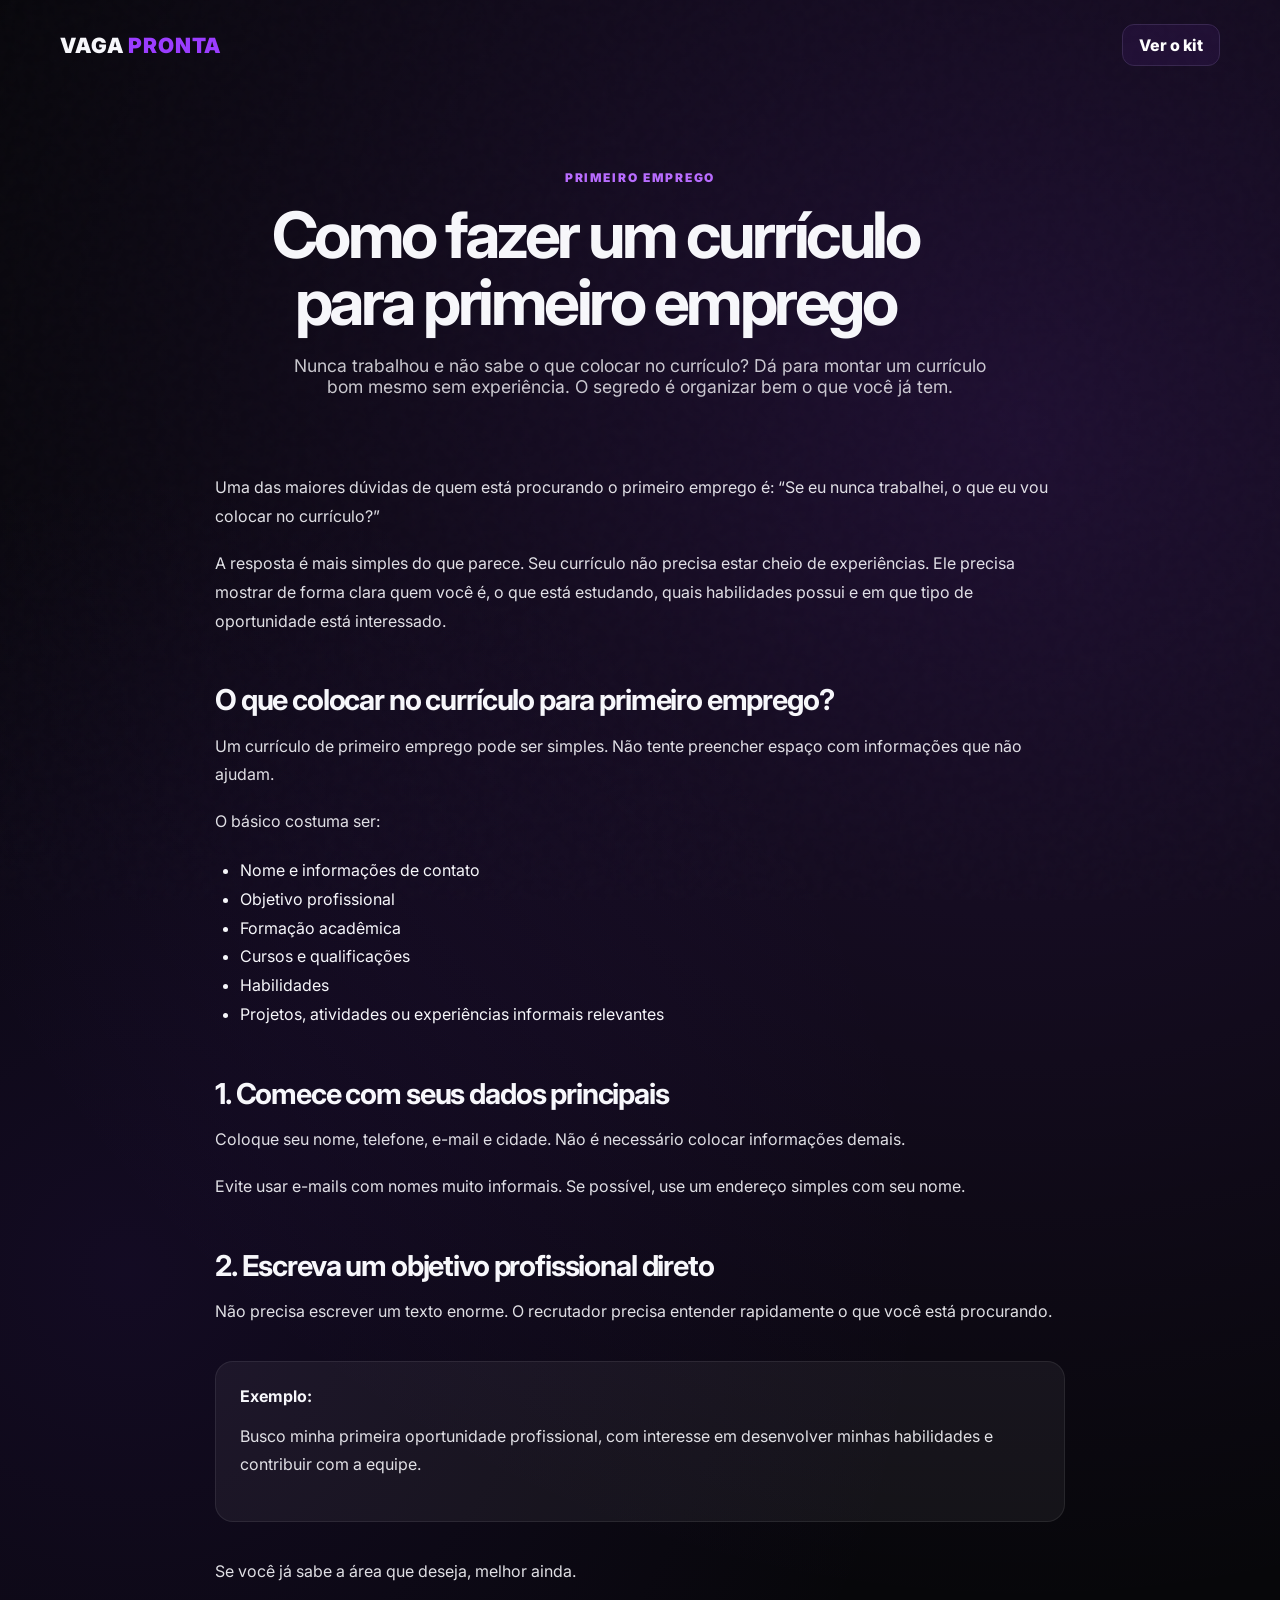
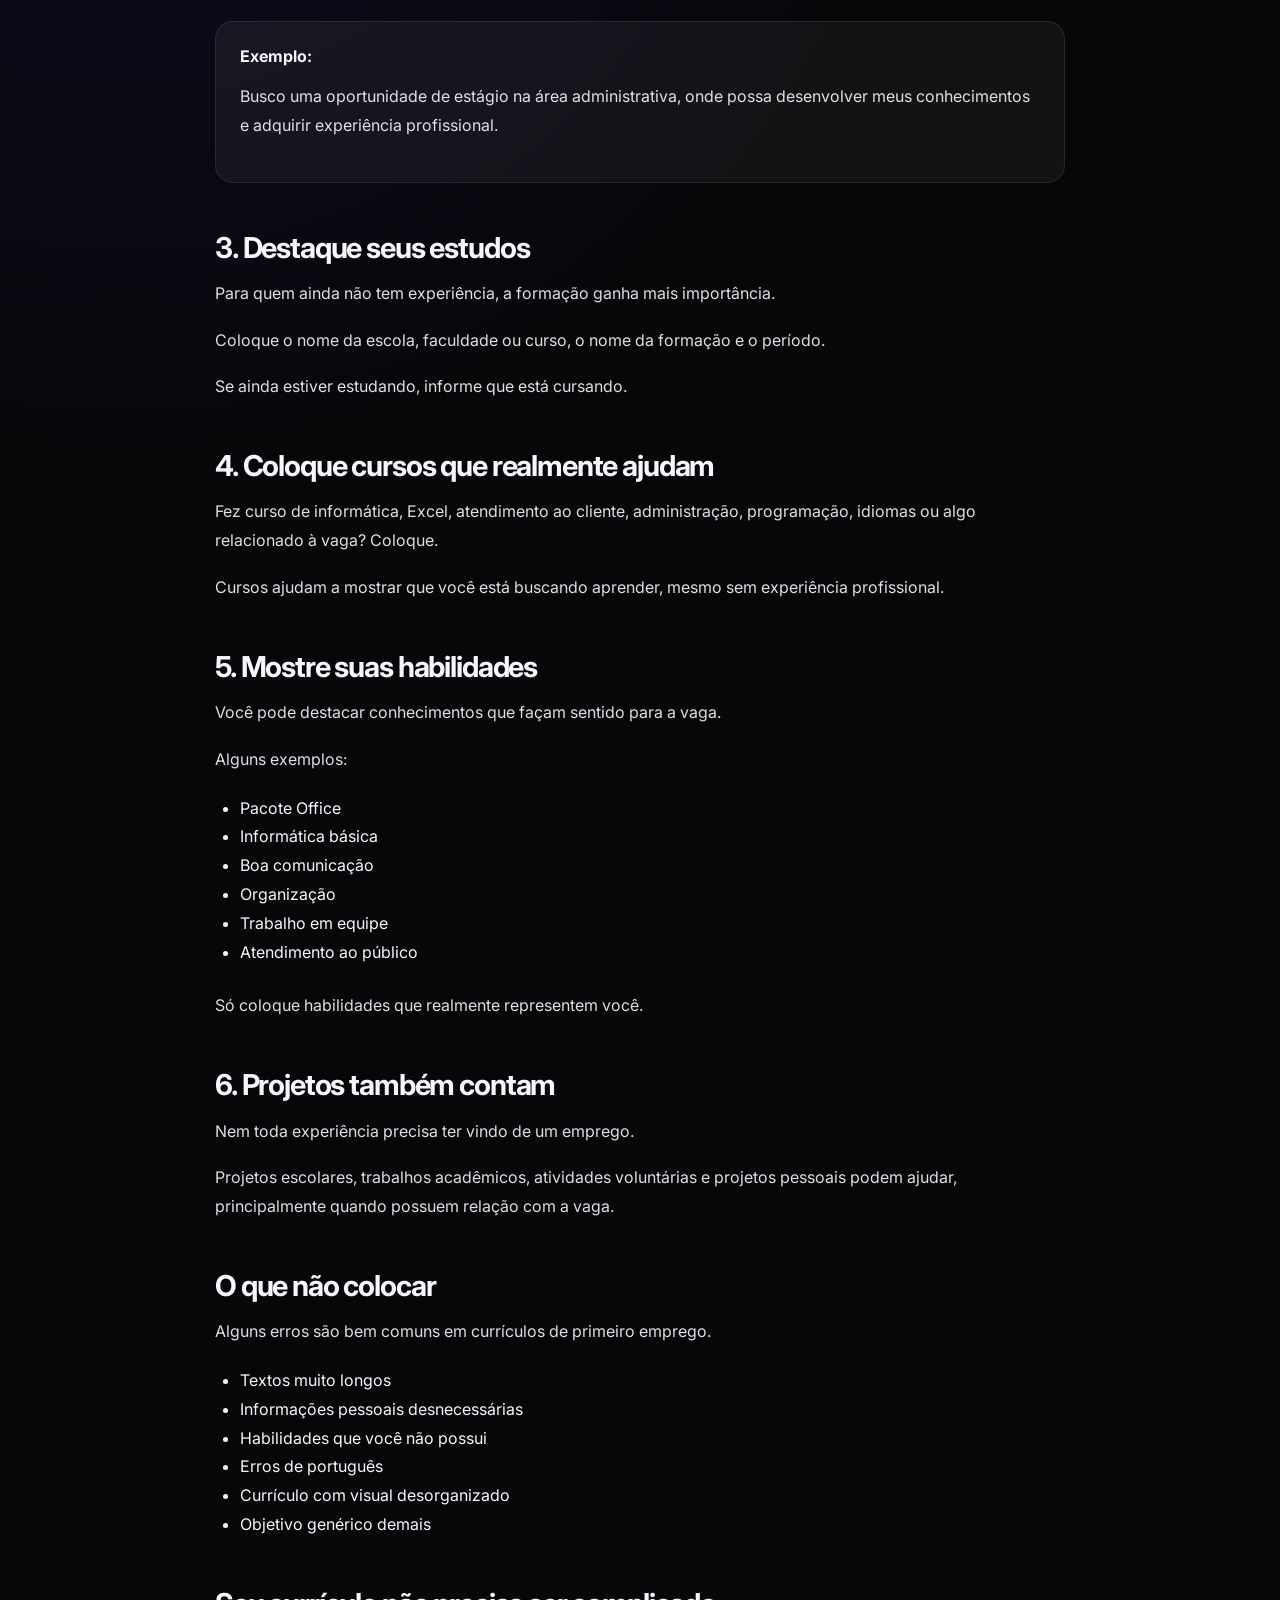
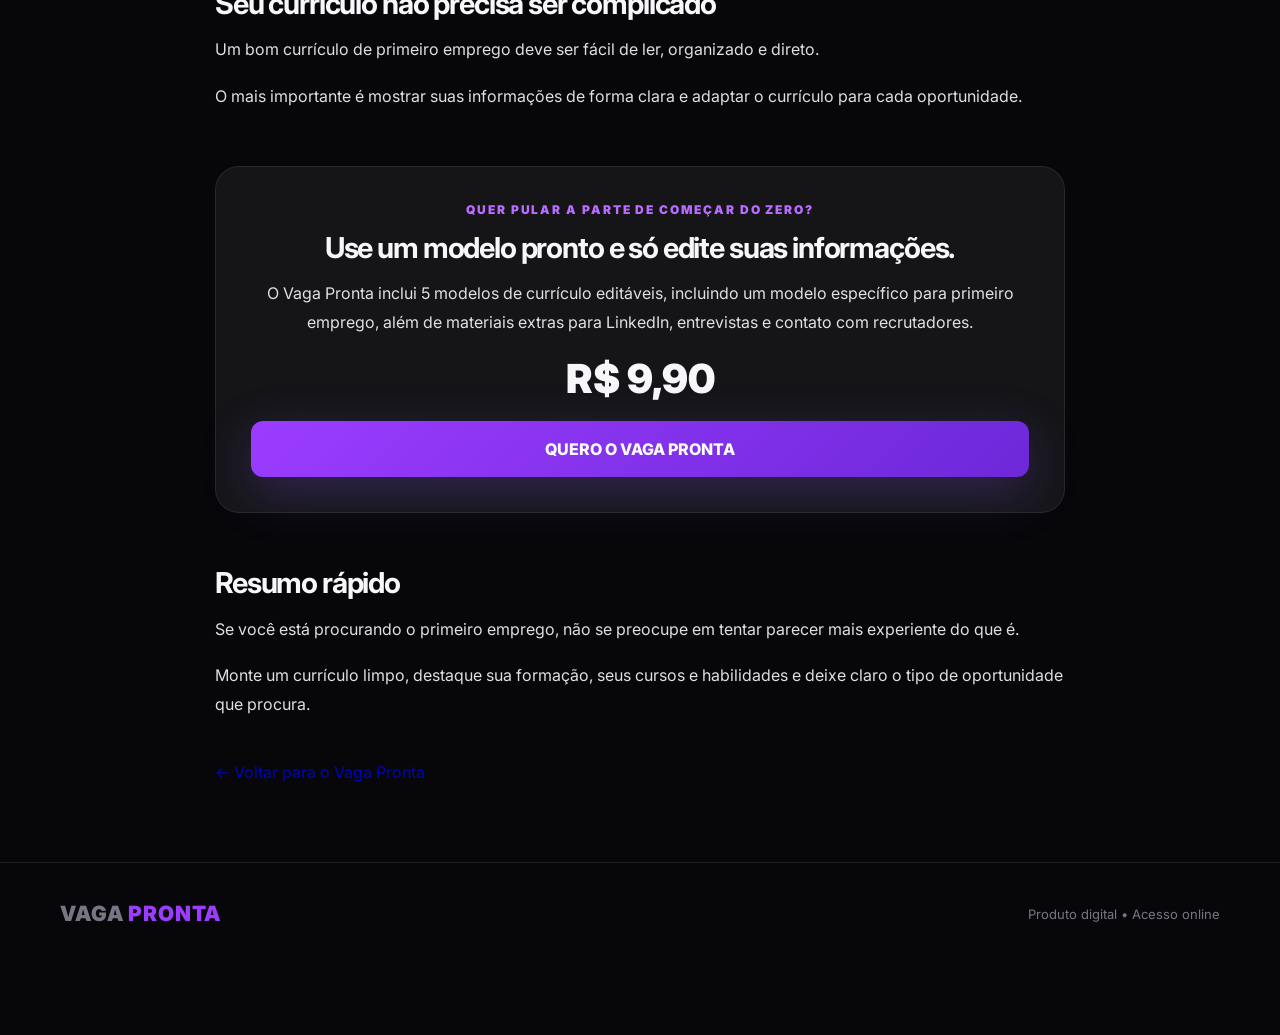
<file: primeiro-emprego/index.html>
<!DOCTYPE html>
<html lang="pt-BR">
<head>
  <meta charset="UTF-8" />
  <meta name="viewport" content="width=device-width, initial-scale=1.0" />

  <meta
    name="description"
    content="Veja como montar um currículo para primeiro emprego, o que colocar mesmo sem experiência e como deixar seu currículo mais organizado."
  />

  <title>Currículo para Primeiro Emprego: Como Fazer do Zero | Vaga Pronta</title>

  <link rel="preconnect" href="https://fonts.googleapis.com">
  <link rel="preconnect" href="https://fonts.gstatic.com" crossorigin">

  <link
    href="https://fonts.googleapis.com/css2?family=Inter:wght@400;500;600;700;800;900&display=swap"
    rel="stylesheet"
  >

  <link rel="stylesheet" href="../style.css" />

  <style>
    .article-wrap {
      max-width: 850px;
      margin: 0 auto;
    }

    .article-header {
      padding: 80px 0 40px;
      text-align: center;
    }

    .article-header h1 {
      font-size: clamp(2.2rem, 5vw, 4rem);
      line-height: 1.05;
      margin-bottom: 20px;
    }

    .article-header p {
      font-size: 1.1rem;
      opacity: 0.8;
      max-width: 700px;
      margin: 0 auto;
    }

    .article-content {
      padding: 20px 0 80px;
    }

    .article-content h2 {
      margin-top: 50px;
      margin-bottom: 15px;
      font-size: 1.8rem;
    }

    .article-content h3 {
      margin-top: 30px;
      margin-bottom: 10px;
      font-size: 1.3rem;
    }

    .article-content p {
      line-height: 1.8;
      margin-bottom: 18px;
      opacity: 0.9;
    }

    .article-content ul {
      line-height: 1.8;
      margin: 20px 0 25px;
      padding-left: 25px;
    }

    .tip-box {
      margin: 35px 0;
      padding: 24px;
      border-radius: 18px;
      background: rgba(255, 255, 255, 0.05);
      border: 1px solid rgba(255, 255, 255, 0.08);
    }

    .cta-box {
      margin: 55px 0;
      padding: 35px;
      border-radius: 24px;
      text-align: center;
      background: rgba(255, 255, 255, 0.06);
      border: 1px solid rgba(255, 255, 255, 0.08);
    }

    .cta-box h2 {
      margin-top: 0;
    }

    .cta-box .price-highlight {
      font-size: 2.5rem;
      font-weight: 900;
      margin: 18px 0;
    }

    .back-link {
      display: inline-block;
      margin-top: 25px;
      text-decoration: none;
      opacity: 0.8;
    }
  </style>
</head>

<body>

  <div class="noise"></div>

  <nav class="nav container">
    <div class="brand">
      VAGA <span>PRONTA</span>
    </div>

    <a href="../index.html#oferta" class="nav-cta">
      Ver o kit
    </a>
  </nav>

  <main>

    <section class="article-header">
      <div class="container article-wrap">

        <div class="eyebrow">
          PRIMEIRO EMPREGO
        </div>

        <h1>
          Como fazer um currículo para primeiro emprego
        </h1>

        <p>
          Nunca trabalhou e não sabe o que colocar no currículo?
          Dá para montar um currículo bom mesmo sem experiência.
          O segredo é organizar bem o que você já tem.
        </p>

      </div>
    </section>


    <section class="article-content">

      <div class="container article-wrap">

        <p>
          Uma das maiores dúvidas de quem está procurando o primeiro emprego é:
          “Se eu nunca trabalhei, o que eu vou colocar no currículo?”
        </p>

        <p>
          A resposta é mais simples do que parece.
          Seu currículo não precisa estar cheio de experiências.
          Ele precisa mostrar de forma clara quem você é, o que está estudando,
          quais habilidades possui e em que tipo de oportunidade está interessado.
        </p>


        <h2>O que colocar no currículo para primeiro emprego?</h2>

        <p>
          Um currículo de primeiro emprego pode ser simples.
          Não tente preencher espaço com informações que não ajudam.
        </p>

        <p>
          O básico costuma ser:
        </p>

        <ul>
          <li>Nome e informações de contato</li>
          <li>Objetivo profissional</li>
          <li>Formação acadêmica</li>
          <li>Cursos e qualificações</li>
          <li>Habilidades</li>
          <li>Projetos, atividades ou experiências informais relevantes</li>
        </ul>


        <h2>1. Comece com seus dados principais</h2>

        <p>
          Coloque seu nome, telefone, e-mail e cidade.
          Não é necessário colocar informações demais.
        </p>

        <p>
          Evite usar e-mails com nomes muito informais.
          Se possível, use um endereço simples com seu nome.
        </p>


        <h2>2. Escreva um objetivo profissional direto</h2>

        <p>
          Não precisa escrever um texto enorme.
          O recrutador precisa entender rapidamente o que você está procurando.
        </p>

        <div class="tip-box">

          <strong>Exemplo:</strong>

          <p>
            Busco minha primeira oportunidade profissional,
            com interesse em desenvolver minhas habilidades
            e contribuir com a equipe.
          </p>

        </div>

        <p>
          Se você já sabe a área que deseja, melhor ainda.
        </p>

        <div class="tip-box">

          <strong>Exemplo:</strong>

          <p>
            Busco uma oportunidade de estágio na área administrativa,
            onde possa desenvolver meus conhecimentos e adquirir experiência profissional.
          </p>

        </div>


        <h2>3. Destaque seus estudos</h2>

        <p>
          Para quem ainda não tem experiência, a formação ganha mais importância.
        </p>

        <p>
          Coloque o nome da escola, faculdade ou curso,
          o nome da formação e o período.
        </p>

        <p>
          Se ainda estiver estudando, informe que está cursando.
        </p>


        <h2>4. Coloque cursos que realmente ajudam</h2>

        <p>
          Fez curso de informática, Excel, atendimento ao cliente,
          administração, programação, idiomas ou algo relacionado à vaga?
          Coloque.
        </p>

        <p>
          Cursos ajudam a mostrar que você está buscando aprender,
          mesmo sem experiência profissional.
        </p>


        <h2>5. Mostre suas habilidades</h2>

        <p>
          Você pode destacar conhecimentos que façam sentido para a vaga.
        </p>

        <p>
          Alguns exemplos:
        </p>

        <ul>
          <li>Pacote Office</li>
          <li>Informática básica</li>
          <li>Boa comunicação</li>
          <li>Organização</li>
          <li>Trabalho em equipe</li>
          <li>Atendimento ao público</li>
        </ul>

        <p>
          Só coloque habilidades que realmente representem você.
        </p>


        <h2>6. Projetos também contam</h2>

        <p>
          Nem toda experiência precisa ter vindo de um emprego.
        </p>

        <p>
          Projetos escolares, trabalhos acadêmicos,
          atividades voluntárias e projetos pessoais podem ajudar,
          principalmente quando possuem relação com a vaga.
        </p>


        <h2>O que não colocar</h2>

        <p>
          Alguns erros são bem comuns em currículos de primeiro emprego.
        </p>

        <ul>
          <li>Textos muito longos</li>
          <li>Informações pessoais desnecessárias</li>
          <li>Habilidades que você não possui</li>
          <li>Erros de português</li>
          <li>Currículo com visual desorganizado</li>
          <li>Objetivo genérico demais</li>
        </ul>


        <h2>Seu currículo não precisa ser complicado</h2>

        <p>
          Um bom currículo de primeiro emprego deve ser fácil de ler,
          organizado e direto.
        </p>

        <p>
          O mais importante é mostrar suas informações de forma clara
          e adaptar o currículo para cada oportunidade.
        </p>


        <div class="cta-box">

          <div class="eyebrow">
            QUER PULAR A PARTE DE COMEÇAR DO ZERO?
          </div>

          <h2>
            Use um modelo pronto e só edite suas informações.
          </h2>

          <p>
            O Vaga Pronta inclui 5 modelos de currículo editáveis,
            incluindo um modelo específico para primeiro emprego,
            além de materiais extras para LinkedIn,
            entrevistas e contato com recrutadores.
          </p>

          <div class="price-highlight">
            R$ 9,90
          </div>

          <a
            href="https://pay.kiwify.com.br/XGMGTLa"
            target="_blank"
            rel="noopener"
            class="cta primary large"
          >
            QUERO O VAGA PRONTA
          </a>

        </div>


        <h2>Resumo rápido</h2>

        <p>
          Se você está procurando o primeiro emprego,
          não se preocupe em tentar parecer mais experiente do que é.
        </p>

        <p>
          Monte um currículo limpo, destaque sua formação,
          seus cursos e habilidades e deixe claro o tipo de oportunidade que procura.
        </p>

        <a href="../index.html" class="back-link">
          ← Voltar para o Vaga Pronta
        </a>

      </div>

    </section>

  </main>


  <footer>

    <div class="container footer-inner">

      <div class="brand">
        VAGA <span>PRONTA</span>
      </div>

      <p>
        Produto digital • Acesso online
      </p>

    </div>

  </footer>

</body>
</html>
</file>
<file: style.css>
:root{
  --bg:#07070a; --bg2:#0b0b11; --card:#101018; --line:#282238;
  --text:#f7f7fb; --muted:#a6a4b4; --purple:#9b3cff; --purple2:#6d28d9;
  --white:#fff;
}
*{box-sizing:border-box}
html{scroll-behavior:smooth}
body{
  margin:0; background:
  radial-gradient(circle at 80% 10%, rgba(155,60,255,.16), transparent 30%),
  radial-gradient(circle at 10% 30%, rgba(109,40,217,.12), transparent 25%),
  var(--bg);
  color:var(--text); font-family:Inter,system-ui,sans-serif; overflow-x:hidden;
}
.noise{position:fixed;inset:0;pointer-events:none;opacity:.025;background-image:url("data:image/svg+xml,%3Csvg viewBox='0 0 120 120' xmlns='http://www.w3.org/2000/svg'%3E%3Cfilter id='n'%3E%3CfeTurbulence type='fractalNoise' baseFrequency='.8' numOctaves='3' stitchTiles='stitch'/%3E%3C/filter%3E%3Crect width='100%25' height='100%25' filter='url(%23n)' opacity='.7'/%3E%3C/svg%3E")}
.container{width:min(1160px,calc(100% - 40px));margin:auto}
.nav{display:flex;align-items:center;justify-content:space-between;padding:24px 0}
.brand{font-weight:900;letter-spacing:.04em;font-size:21px}.brand span{color:var(--purple)}
.nav-cta,.cta{color:#fff;text-decoration:none;font-weight:800;border-radius:12px}
.nav-cta{padding:10px 16px;border:1px solid #38274f;background:rgba(155,60,255,.08)}
.hero{min-height:100vh;padding-bottom:60px}
.hero-grid{display:grid;grid-template-columns:1.02fr .98fr;align-items:center;gap:40px;padding-top:28px}
.eyebrow{color:#b96cff;font-size:12px;font-weight:900;letter-spacing:.16em;text-transform:uppercase;margin-bottom:16px}
h1{font-size:clamp(44px,6vw,79px);line-height:.98;letter-spacing:-.055em;margin:0 0 24px;max-width:760px}
h1 span,h2 span{background:linear-gradient(90deg,#fff,#c084fc,#8b5cf6);-webkit-background-clip:text;background-clip:text;color:transparent}
.lead{font-size:18px;line-height:1.7;color:var(--muted);max-width:690px}
.hero-pills{display:flex;flex-wrap:wrap;gap:10px;margin:28px 0}
.hero-pills span{padding:10px 12px;border:1px solid #2f263d;border-radius:999px;background:#0d0b13;color:#ded9e8;font-size:13px}
.price-box{display:flex;align-items:center;gap:24px;margin-top:28px}
.price-box small,.mini-price small,.offer-buy small{color:#8d8799;font-weight:800;letter-spacing:.12em}
.price{font-size:62px;font-weight:900;line-height:.95}.price span{font-size:24px;margin-right:5px}.price sup{font-size:28px}
.price-box p{margin:5px 0 0;color:#8d8799;font-size:13px}
.cta{display:inline-flex;align-items:center;justify-content:center;padding:18px 24px;background:linear-gradient(135deg,var(--purple),var(--purple2));box-shadow:0 15px 50px rgba(139,92,246,.25);transition:.2s}
.cta:hover{transform:translateY(-2px);box-shadow:0 20px 60px rgba(139,92,246,.38)}
.hero-art{position:relative}.hero-art img{width:100%;display:block;filter:drop-shadow(0 30px 70px rgba(92,24,170,.25));border-radius:18px}
.glow{position:absolute;width:70%;height:60%;border-radius:50%;background:#6d28d9;filter:blur(100px);opacity:.18;left:15%;top:20%}
.section{padding:100px 0}
.center{text-align:center}.center .section-sub{margin-left:auto;margin-right:auto}
h2{font-size:clamp(34px,4vw,56px);line-height:1.05;letter-spacing:-.04em;margin:0 0 18px}
.section-sub{color:var(--muted);font-size:17px;line-height:1.7;max-width:700px}
.cards{display:grid;gap:16px;margin-top:48px}.five{grid-template-columns:repeat(5,1fr)}
.card{background:linear-gradient(180deg,#12121a,#0c0c12);border:1px solid var(--line);border-radius:18px;padding:24px;text-align:left;min-height:230px}
.icon{font-size:13px;font-weight:900;color:#b96cff;border:1px solid #513273;width:42px;height:42px;border-radius:12px;display:grid;place-items:center;margin-bottom:45px}
.card h3{margin:0 0 10px;font-size:17px}.card p{margin:0;color:var(--muted);font-size:14px;line-height:1.55}
.bonus{background:linear-gradient(180deg,transparent,rgba(98,45,150,.05),transparent)}
.bonus-grid{display:grid;grid-template-columns:.82fr 1.18fr;gap:80px;align-items:start}
.bonus-list{display:grid;gap:12px}
.bonus-item{display:grid;grid-template-columns:50px 1fr;gap:16px;padding:17px;border:1px solid var(--line);border-radius:15px;background:#0d0d13}
.bonus-item>span{width:45px;height:45px;border-radius:12px;background:#171020;color:#b96cff;display:grid;place-items:center;font-weight:900;font-size:18px}
.bonus-item strong{display:block;margin:2px 0 5px}.bonus-item p{margin:0;color:var(--muted);font-size:14px}
.steps{display:grid;grid-template-columns:repeat(4,1fr);gap:16px;margin-top:50px}
.step{border-top:1px solid #3c2b50;padding:25px 15px}
.step span{font-size:13px;font-weight:900;color:#c084fc}.step h3{font-size:19px;margin:12px 0 8px}.step p{color:var(--muted);line-height:1.55;font-size:14px}
.highlight-box{display:flex;justify-content:space-between;align-items:center;gap:40px;padding:52px;border-radius:26px;background:linear-gradient(135deg,#101018,#171021);border:1px solid #35234c}
.highlight-box p{color:var(--muted)}
.mini-price{text-align:right;min-width:190px}.mini-price strong{display:block;font-size:42px}.mini-price span{color:var(--muted);font-size:12px}
.faq-list{max-width:800px;margin:45px auto 0}
details{border-bottom:1px solid var(--line);padding:20px 5px}
summary{cursor:pointer;font-weight:700;list-style:none;display:flex;justify-content:space-between;gap:20px}
summary:after{content:"+";color:#b96cff;font-size:22px}details[open] summary:after{content:"–"}
details p{color:var(--muted);line-height:1.65}
.offer-card{display:grid;grid-template-columns:1.15fr .85fr;gap:50px;align-items:center;padding:55px;border-radius:28px;background:
linear-gradient(135deg,rgba(155,60,255,.15),rgba(18,18,26,.88));border:1px solid #553378}
.offer-copy ul{padding-left:20px;color:#cfcbd8;line-height:2}
.offer-buy{text-align:center;background:#09090d;border:1px solid #33223f;border-radius:20px;padding:36px}
.offer-buy .price{margin:10px 0 22px}.large{width:100%}.safe{color:#777382;font-size:12px}
footer{border-top:1px solid #1f1d25;padding:30px 0 100px}.footer-inner{display:flex;justify-content:space-between;align-items:center;color:#797582;font-size:13px}
.mobile-bar{display:none}
@media(max-width:980px){
  .hero-grid,.bonus-grid,.offer-card{grid-template-columns:1fr}.hero-grid{padding-top:10px}
  .hero-art{order:-1;max-width:620px;margin:auto}.hero{min-height:auto}
  .five{grid-template-columns:repeat(2,1fr)}.steps{grid-template-columns:repeat(2,1fr)}
  .bonus-grid{gap:35px}.highlight-box{flex-direction:column;align-items:flex-start}.mini-price{text-align:left}
}
@media(max-width:640px){
  .container{width:min(100% - 28px,1160px)}.nav{padding:18px 0}.nav-cta{display:none}
  .hero-grid{gap:24px}.hero-copy{text-align:center}.hero-copy .lead{font-size:16px}.hero-pills{justify-content:center}
  .price-box{flex-direction:column}.price-box .cta{width:100%}
  .section{padding:72px 0}.five,.steps{grid-template-columns:1fr}
  .card{min-height:auto}.icon{margin-bottom:24px}
  .highlight-box,.offer-card{padding:28px}.offer-copy{text-align:left}
  .footer-inner{flex-direction:column;gap:10px;align-items:flex-start}
  .mobile-bar{position:fixed;z-index:50;display:flex;left:10px;right:10px;bottom:10px;background:rgba(10,10,14,.95);backdrop-filter:blur(18px);border:1px solid #3d2852;border-radius:16px;padding:10px;align-items:center;justify-content:space-between;box-shadow:0 20px 60px rgba(0,0,0,.5)}
  .mobile-bar small{display:block;color:#827b8c;font-size:9px}.mobile-bar strong{font-size:21px}.mobile-bar a{background:linear-gradient(135deg,var(--purple),var(--purple2));color:#fff;text-decoration:none;font-weight:900;padding:13px 20px;border-radius:11px;font-size:13px}
}
/* =========================
   GUIAS GRATUITOS
========================= */

.guides {
  position: relative;
}

.guides-grid {
  display: grid;
  grid-template-columns: repeat(3, 1fr);
  gap: 20px;
  margin-top: 40px;
}

.guide-card {
  display: block;
  text-align: left;
  text-decoration: none;
  color: inherit;
  position: relative;
  transition:
    transform 0.25s ease,
    border-color 0.25s ease,
    background 0.25s ease;
}

.guide-card:hover {
  transform: translateY(-6px);
  border-color: rgba(255, 255, 255, 0.18);
  background: rgba(255, 255, 255, 0.07);
}

.guide-card h3 {
  margin-bottom: 12px;
}

.guide-card p {
  margin-bottom: 24px;
}

.guide-link {
  display: inline-block;
  margin-top: 8px;
  font-size: 0.82rem;
  font-weight: 800;
  letter-spacing: 0.06em;
  opacity: 0.8;
}

.guide-card:hover .guide-link {
  opacity: 1;
}

@media (max-width: 850px) {
  .guides-grid {
    grid-template-columns: 1fr;
  }
}
</file>
